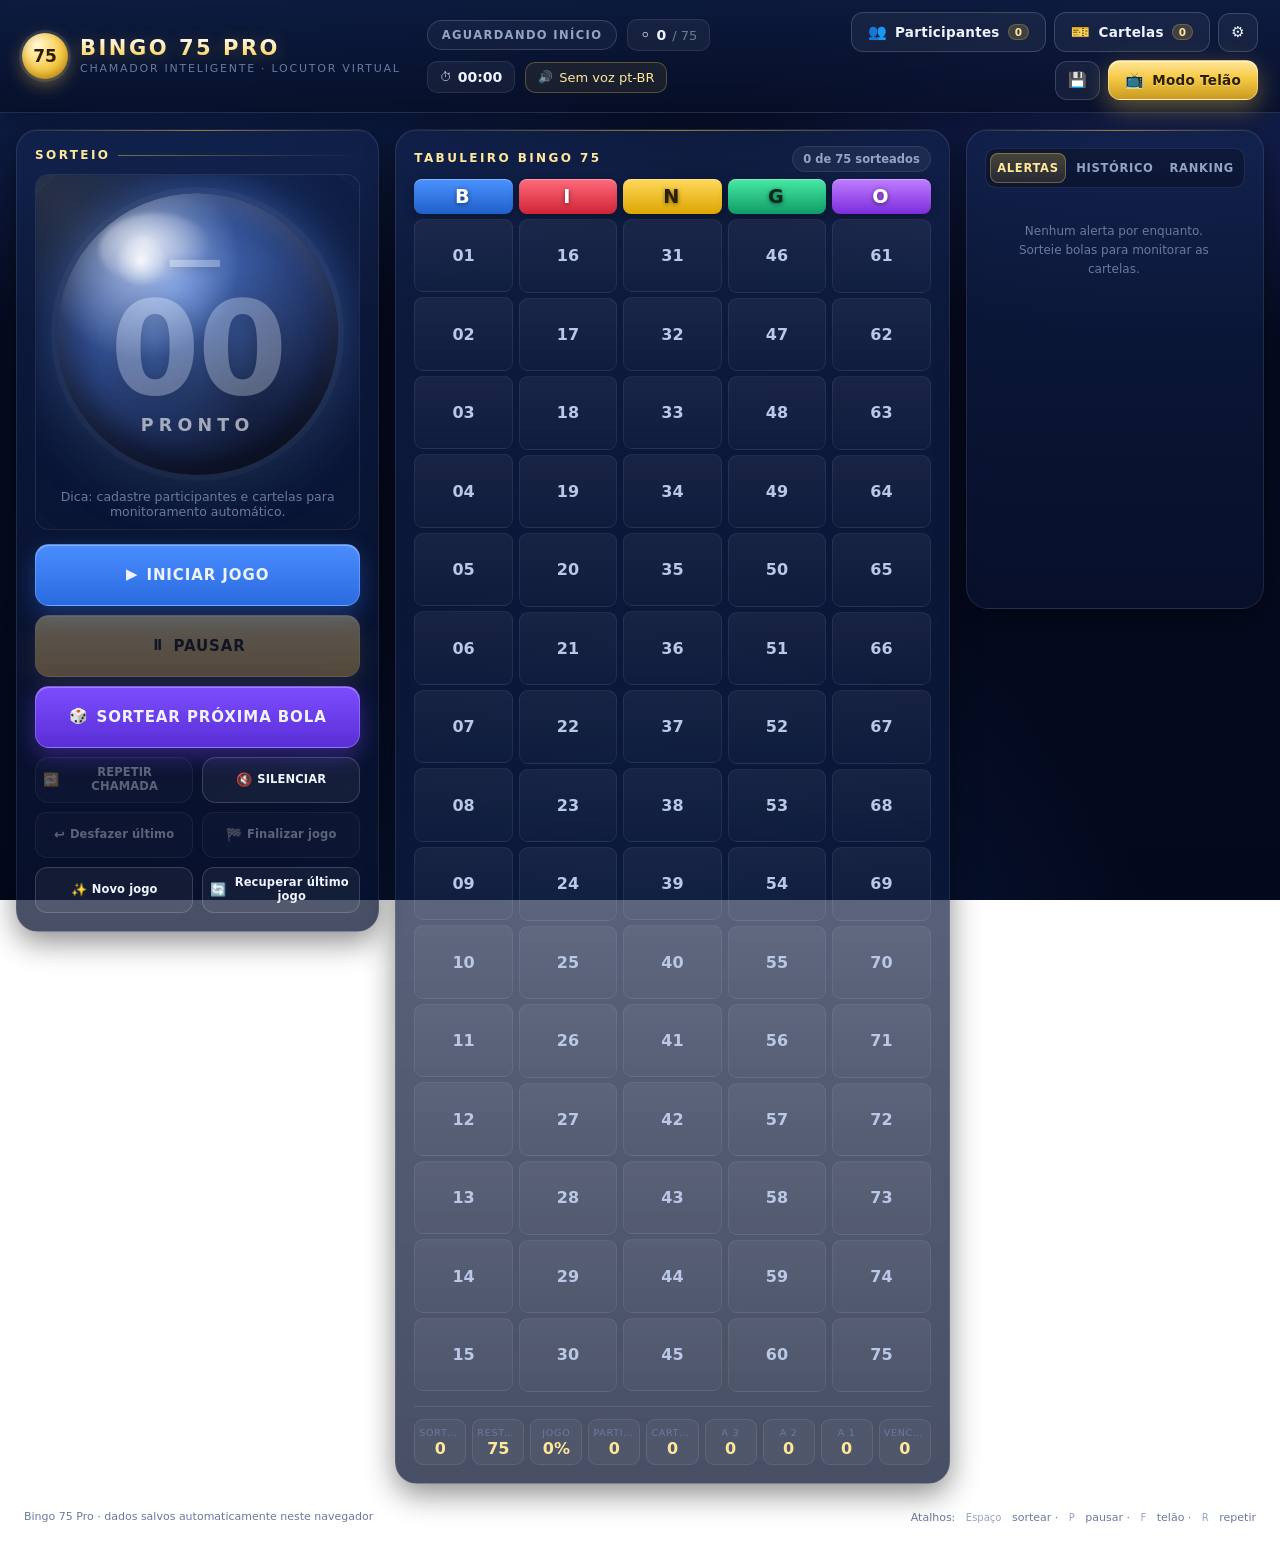
<file: index.html>
<!DOCTYPE html>
<html lang="pt-BR">
<head>
<meta charset="UTF-8">
<meta name="viewport" content="width=device-width, initial-scale=1, viewport-fit=cover">
<meta name="theme-color" content="#060d24">
<title>Bingo 75 Pro — Chamador Inteligente com Locutor Virtual</title>
<meta name="description" content="Aplicativo profissional de bingo 75 bolas com locutor virtual em português do Brasil, cartelas monitoradas, alertas de proximidade, detecção automática de bingo, pedra maior e modo telão.">
<link rel="icon" type="image/svg+xml" href="assets/favicon.svg">
<link rel="stylesheet" href="css/style.css">
</head>
<body>

<!-- ============================= OPERADOR ============================= -->
<div id="app" class="app">

  <header class="topbar">
    <div class="brand">
      <div class="brand-ball"><span>75</span></div>
      <div class="brand-text">
        <h1>BINGO <span>75</span> PRO</h1>
        <p>Chamador inteligente · Locutor virtual</p>
      </div>
    </div>

    <div class="topbar-center">
      <div class="status-pill" id="statusPill" data-status="idle">AGUARDANDO INÍCIO</div>
      <div class="chip" title="Bolas sorteadas">
        <span class="chip-ico">⚪</span><strong id="ballsCount">0</strong><span class="muted">/ 75</span>
      </div>
      <div class="chip" title="Tempo de partida">
        <span class="chip-ico">⏱</span><strong id="gameTimer">00:00</strong>
      </div>
      <div class="chip chip-voice" id="voiceChip" title="Status do locutor">
        <span class="chip-ico">🔊</span><span id="voiceChipText">Locutor ativo</span>
      </div>
    </div>

    <nav class="topbar-actions" aria-label="Ações do sistema">
      <button type="button" class="btn btn-ghost" id="btnPlayers" title="Cadastro de participantes">
        <span class="ico">👥</span> Participantes <b class="badge" id="badgePlayers">0</b>
      </button>
      <button type="button" class="btn btn-ghost" id="btnCards" title="Cadastro e importação de cartelas">
        <span class="ico">🎫</span> Cartelas <b class="badge" id="badgeCards">0</b>
      </button>
      <button type="button" class="btn btn-ghost icon-btn" id="btnSettings" title="Configurações do locutor e do jogo" aria-label="Configurações">
        <span class="ico">⚙️</span>
      </button>
      <button type="button" class="btn btn-ghost icon-btn" id="btnBackup" title="Backup e recuperação" aria-label="Backup">
        <span class="ico">💾</span>
      </button>
      <button type="button" class="btn btn-gold" id="btnTelao" title="Abrir modo telão (tecla F)">
        <span class="ico">📺</span> Modo Telão
      </button>
    </nav>
  </header>

  <main class="layout">

    <!-- ---------- Coluna esquerda: palco da bola + controles ---------- -->
    <section class="panel panel-stage" aria-labelledby="stageTitle">
      <h2 class="panel-title" id="stageTitle">Sorteio</h2>

      <div class="stage" id="stage">
        <div class="stage-glow" aria-hidden="true"></div>
        <div class="ball-machine" id="ballMachine" aria-hidden="true">
          <div class="machine-ring"></div>
          <div class="machine-ring r2"></div>
          <div class="machine-ring r3"></div>
        </div>

        <div class="drawn-ball" id="drawnBall" data-letter="" aria-live="polite">
          <div class="ball-shine" aria-hidden="true"></div>
          <div class="ball-letter" id="ballLetter">—</div>
          <div class="ball-number" id="ballNumber">00</div>
          <div class="ball-label" id="ballLabel">PRONTO</div>
        </div>

        <div class="speech" id="speechBox" hidden>
          <span class="speech-ico">🔊</span>
          <span class="speech-text" id="speechText"></span>
        </div>

        <div class="countdown" id="countdownBox" hidden>
          <div class="countdown-bar"><i id="countdownFill"></i></div>
          <div class="countdown-label">Próxima bola em <strong id="countdownValue">0</strong>s</div>
        </div>

        <p class="stage-hint" id="stageHint">Cadastre participantes e cartelas, depois inicie o jogo.</p>
      </div>

      <div class="controls" id="controls">
        <button type="button" class="btn btn-primary btn-xl span2" id="btnStart">
          <span class="ico">▶</span> INICIAR JOGO
        </button>
        <button type="button" class="btn btn-warn btn-xl span2" id="btnPause" disabled>
          <span class="ico">⏸</span> PAUSAR
        </button>
        <button type="button" class="btn btn-draw btn-xl span2" id="btnDraw" disabled>
          <span class="ico">🎲</span> SORTEAR PRÓXIMA BOLA
        </button>
        <button type="button" class="btn btn-ghost btn-xl" id="btnRepeat" disabled>
          <span class="ico">🔁</span> REPETIR CHAMADA
        </button>
        <button type="button" class="btn btn-ghost btn-xl" id="btnMute" aria-pressed="false">
          <span class="ico">🔇</span> SILENCIAR
        </button>
        <button type="button" class="btn btn-ghost" id="btnUndo" disabled>
          <span class="ico">↩</span> Desfazer último
        </button>
        <button type="button" class="btn btn-ghost" id="btnFinish" disabled>
          <span class="ico">🏁</span> Finalizar jogo
        </button>
        <button type="button" class="btn btn-ghost" id="btnNewGame">
          <span class="ico">✨</span> Novo jogo
        </button>
        <button type="button" class="btn btn-ghost" id="btnRecover">
          <span class="ico">🔄</span> Recuperar último jogo
        </button>
      </div>
    </section>

    <!-- ---------- Coluna central: tabuleiro ---------- -->
    <section class="panel panel-board" aria-labelledby="boardTitle">
      <div class="panel-head">
        <h2 class="panel-title" id="boardTitle">Tabuleiro Bingo 75</h2>
        <div class="board-meta">
          <span class="tag" id="boardProgress">0 de 75 sorteados</span>
        </div>
      </div>

      <div class="board" id="board" role="grid" aria-label="Tabuleiro de 75 números"></div>

      <div class="stats-strip" id="statsStrip">
        <div class="stat"><span class="stat-label">Sorteadas</span><strong id="stDrawn">0</strong></div>
        <div class="stat"><span class="stat-label">Restantes</span><strong id="stLeft">75</strong></div>
        <div class="stat"><span class="stat-label">Jogo</span><strong id="stPct">0%</strong></div>
        <div class="stat"><span class="stat-label">Participantes</span><strong id="stPlayers">0</strong></div>
        <div class="stat"><span class="stat-label">Cartelas</span><strong id="stCards">0</strong></div>
        <div class="stat"><span class="stat-label">A 3</span><strong id="st3">0</strong></div>
        <div class="stat"><span class="stat-label">A 2</span><strong id="st2">0</strong></div>
        <div class="stat"><span class="stat-label">A 1</span><strong id="st1">0</strong></div>
        <div class="stat"><span class="stat-label">Vencedoras</span><strong id="stWin">0</strong></div>
      </div>
    </section>

    <!-- ---------- Coluna direita: alertas, histórico, últimos ---------- -->
    <aside class="panel panel-side" aria-labelledby="sideTitle">
      <h2 class="panel-title visually-hidden" id="sideTitle">Monitoramento</h2>

      <div class="tabs" role="tablist">
        <button type="button" class="tab is-active" role="tab" aria-selected="true" data-tab="alerts">Alertas</button>
        <button type="button" class="tab" role="tab" aria-selected="false" data-tab="history">Histórico</button>
        <button type="button" class="tab" role="tab" aria-selected="false" data-tab="ranking">Ranking</button>
      </div>

      <div class="tab-panel is-active" data-panel="alerts" role="tabpanel">
        <div class="alert-banner" id="alertBanner" hidden>
          <span class="alert-ico">⚠️</span>
          <span id="alertBannerText">FALTA APENAS 1 NÚMERO!</span>
        </div>
        <div class="side-list" id="alertsList">
          <p class="empty">Nenhum alerta por enquanto.<br>Sorteie bolas para monitorar as cartelas.</p>
        </div>
      </div>

      <div class="tab-panel" data-panel="history" role="tabpanel">
        <div class="side-sub">
          <span id="historyCount">0 bolas</span>
          <button type="button" class="link-btn" id="btnHistoryFull">Ver todas</button>
        </div>
        <ol class="history-list" id="historyList"></ol>
      </div>

      <div class="tab-panel" data-panel="ranking" role="tabpanel">
        <div class="side-sub"><span>Mais próximos do bingo</span></div>
        <div class="side-list" id="rankingList">
          <p class="empty">Sem cartelas em jogo.</p>
        </div>
      </div>
    </aside>
  </main>

  <footer class="app-footer">
    <span>Bingo 75 Pro · dados salvos automaticamente neste navegador</span>
    <span class="footer-keys">Atalhos: <kbd>Espaço</kbd> sortear · <kbd>P</kbd> pausar · <kbd>F</kbd> telão · <kbd>R</kbd> repetir</span>
  </footer>
</div>

<!-- ============================= TELÃO ============================= -->
<div class="overlay telao" id="screenTelao" hidden aria-hidden="true">
  <div class="telao-bg" aria-hidden="true"></div>
  <header class="telao-top">
    <div class="telao-brand">BINGO <span>75</span> PRO</div>
    <div class="telao-stats">
      <span class="telao-chip"><b id="tDrawn">0</b>/75 bolas</span>
      <span class="telao-chip" id="tClock">00:00</span>
      <span class="telao-chip" id="tStatus">AGUARDANDO</span>
    </div>
    <button type="button" class="btn btn-ghost telao-exit" id="btnExitTelao" title="Sair do modo telão">✕ Sair</button>
  </header>

  <main class="telao-main">
    <section class="telao-left">
      <div class="telao-ball-wrap">
        <div class="drawn-ball telao-ball" id="tBall" data-letter="">
          <div class="ball-shine" aria-hidden="true"></div>
          <div class="ball-letter" id="tLetter">—</div>
          <div class="ball-number" id="tNumber">00</div>
        </div>
      </div>
      <div class="telao-speech" id="tSpeech" hidden>🔊 <span id="tSpeechText"></span></div>
      <div class="telao-countdown" id="tCountdown" hidden>
        <div class="countdown-bar big"><i id="tCountdownFill"></i></div>
        <div class="countdown-label">Próxima bola em <strong id="tCountdownValue">0</strong>s</div>
      </div>
      <ul class="telao-recent" id="tRecent" aria-label="Últimas bolas"></ul>
    </section>

    <section class="telao-right">
      <div class="telao-alerts" id="tAlerts"></div>
      <div class="board board-telao" id="tBoard" role="grid" aria-label="Tabuleiro"></div>
    </section>
  </main>
</div>

<!-- ============================= VITÓRIA ============================= -->
<div class="overlay victory" id="screenVictory" hidden aria-hidden="true">
  <canvas class="confetti-canvas" id="confettiCanvas" aria-hidden="true"></canvas>
  <div class="victory-inner">
    <p class="victory-kicker">Temos um ganhador!</p>
    <h2 class="victory-title">BINGO!</h2>
    <p class="victory-sub" id="victorySub">Cartela completa</p>

    <div class="victory-grid" id="victoryWinners"></div>

    <div class="victory-foot" id="victoryFoot">
      <span class="victory-ball" id="victoryBall">—</span>
      <span id="victoryMeta">—</span>
    </div>

    <div class="victory-actions">
      <button type="button" class="btn btn-gold btn-lg" id="btnVictoryStone" hidden>
        <span class="ico">🎯</span> INICIAR PEDRA MAIOR
      </button>
      <button type="button" class="btn btn-primary btn-lg" id="btnVictoryClose">
        <span class="ico">✔</span> Continuar
      </button>
      <button type="button" class="btn btn-ghost btn-lg" id="btnVictoryNew">
        <span class="ico">✨</span> Novo jogo
      </button>
    </div>
  </div>
</div>

<!-- ============================= PEDRA MAIOR ============================= -->
<div class="overlay bigstone" id="screenBigStone" hidden aria-hidden="true">
  <div class="bigstone-inner">
    <h2 class="bigstone-title">PEDRA MAIOR</h2>
    <p class="bigstone-sub" id="stoneSub">Desempate entre os ganhadores</p>

    <div class="stone-grid" id="stoneGrid"></div>

    <div class="stone-result" id="stoneResult" hidden>
      <div class="stone-crown">🏆</div>
      <p class="stone-winner" id="stoneWinner">—</p>
      <p class="stone-line" id="stoneLine">venceu a pedra maior!</p>
    </div>

    <div class="stone-add">
      <input type="text" id="stoneName" maxlength="60" placeholder="Adicionar nome participante (opcional)">
      <button type="button" class="btn btn-ghost" id="btnStoneAdd">Adicionar</button>
    </div>

    <div class="bigstone-actions">
      <button type="button" class="btn btn-gold btn-lg" id="btnStoneDraw"><span class="ico">🎲</span> SORTEAR VENCEDOR</button>
      <button type="button" class="btn btn-primary btn-lg" id="btnStoneRepeat"><span class="ico">🔁</span> Repetir anúncio</button>
      <button type="button" class="btn btn-ghost btn-lg" id="btnStoneClose">Fechar</button>
    </div>
  </div>
</div>

<!-- ============================= MODAIS ============================= -->
<div class="modal-host" id="modalHost" hidden>
  <div class="modal-backdrop" data-close="1"></div>

  <!-- Participantes -->
  <section class="modal modal-wide" id="modalPlayers" role="dialog" aria-modal="true" aria-labelledby="mpTitle" hidden>
    <header class="modal-head">
      <h3 id="mpTitle">Participantes</h3>
      <button type="button" class="icon-x" data-close="1" aria-label="Fechar">✕</button>
    </header>
    <div class="modal-body">
      <form class="form-row" id="playerForm">
        <div class="field grow">
          <label for="playerName">Nome do participante *</label>
          <input type="text" id="playerName" required maxlength="60" placeholder="Ex.: Maria Silva" autocomplete="off">
        </div>
        <div class="field">
          <label for="playerPhone">Telefone (opcional)</label>
          <input type="tel" id="playerPhone" maxlength="24" placeholder="(00) 00000-0000" autocomplete="off">
        </div>
        <div class="field narrow">
          <label for="playerCards">Qtd. cartelas</label>
          <input type="number" id="playerCards" min="0" max="200" value="1" inputmode="numeric">
        </div>
        <button type="submit" class="btn btn-primary" id="btnPlayerSave">Cadastrar</button>
        <button type="button" class="btn btn-ghost" id="btnPlayerCancel" hidden>Cancelar</button>
      </form>

      <div class="toolbar">
        <input type="search" id="playerSearch" class="search" placeholder="Pesquisar participante…" autocomplete="off">
        <button type="button" class="btn btn-ghost sm" id="btnPlayersExport">Exportar CSV</button>
        <button type="button" class="btn btn-ghost sm" id="btnPlayersImport">Importar CSV</button>
      </div>

      <div class="table-scroll">
        <table class="data-table" id="playersTable">
          <thead>
            <tr><th scope="col">#</th><th scope="col">Nome</th><th scope="col">Telefone</th><th scope="col">Cartelas</th><th scope="col" class="right">Ações</th></tr>
          </thead>
          <tbody id="playersTbody"></tbody>
        </table>
      </div>
      <p class="empty" id="playersEmpty">Nenhum participante cadastrado ainda.</p>
    </div>
  </section>

  <!-- Cartelas -->
  <section class="modal modal-wide" id="modalCards" role="dialog" aria-modal="true" aria-labelledby="mcTitle" hidden>
    <header class="modal-head">
      <h3 id="mcTitle">Cartelas</h3>
      <button type="button" class="icon-x" data-close="1" aria-label="Fechar">✕</button>
    </header>
    <div class="modal-body">
      <div class="card-gen">
        <div class="field grow">
          <label for="genPlayer">Participante *</label>
          <select id="genPlayer"></select>
        </div>
        <div class="field narrow">
          <label for="genQty">Quantidade</label>
          <input type="number" id="genQty" min="1" max="100" value="1" inputmode="numeric">
        </div>
        <div class="field narrow">
          <label for="genPrefix">Série</label>
          <input type="text" id="genPrefix" maxlength="6" value="C" placeholder="C">
        </div>
        <button type="button" class="btn btn-primary" id="btnGenCards"><span class="ico">✨</span> Gerar cartelas</button>
        <button type="button" class="btn btn-ghost" id="btnManualCard">Cartela manual</button>
      </div>

      <form class="card-manual" id="manualCardForm" hidden>
        <p class="hint">Digite os 5 números de cada coluna (B 1–15 · I 16–30 · N 31–45 · G 46–60 · O 61–75). O centro é livre.</p>
        <div class="manual-grid" id="manualGrid"></div>
        <div class="manual-actions">
          <div class="field grow">
            <label for="manualPlayer">Participante</label>
            <select id="manualPlayer"></select>
          </div>
          <button type="submit" class="btn btn-primary">Salvar cartela</button>
          <button type="button" class="btn btn-ghost" id="btnManualCancel">Cancelar</button>
        </div>
        <p class="form-error" id="manualCardError" hidden></p>
      </form>

      <div class="toolbar">
        <select id="cardFilterPlayer" class="search"><option value="">Todos os participantes</option></select>
        <input type="search" id="cardSearch" class="search" placeholder="Buscar cartela…" autocomplete="off">
        <button type="button" class="btn btn-ghost sm" id="btnPrintSelectedCards">Imprimir selecionadas</button>
        <button type="button" class="btn btn-ghost sm" id="btnPrintAllCards">Imprimir todas</button>
        <button type="button" class="btn btn-ghost sm" id="btnCardsExport">Exportar CSV</button>
        <button type="button" class="btn btn-ghost sm" id="btnCardsImport">Importar CSV</button>
        <button type="button" class="btn btn-ghost sm danger" id="btnCardsClear">Remover todas</button>
      </div>

      <div class="table-scroll">
        <table class="data-table" id="cardsTable">
          <thead>
            <tr><th scope="col"><input type="checkbox" id="cardsSelectVisible" aria-label="Selecionar cartelas visíveis"></th><th scope="col">Cartela</th><th scope="col">Participante</th><th scope="col">Números</th><th scope="col">Progresso</th><th scope="col" class="right">Ações</th></tr>
          </thead>
          <tbody id="cardsTbody"></tbody>
        </table>
      </div>
      <p class="empty" id="cardsEmpty">Nenhuma cartela cadastrada ainda.</p>
    </div>
  </section>

  <!-- Configurações -->
  <section class="modal modal-wide" id="modalSettings" role="dialog" aria-modal="true" aria-labelledby="msTitle" hidden>
    <header class="modal-head">
      <h3 id="msTitle">Configurações</h3>
      <button type="button" class="icon-x" data-close="1" aria-label="Fechar">✕</button>
    </header>
    <div class="modal-body settings-body">
      <fieldset class="fs">
        <legend>Locutor virtual</legend>
        <label class="switch-row">
          <input type="checkbox" id="setVoiceOn" checked>
          <span>Ativar locutor nas chamadas</span>
        </label>
        <div class="field">
          <label for="setVoice">Voz (português do Brasil)</label>
          <select id="setVoice"></select>
          <p class="hint" id="voiceHint">Se nenhuma voz pt-BR estiver instalada, o sistema usa a melhor voz disponível e mostra o texto na tela.</p>
        </div>
        <div class="grid-2">
          <div class="field">
            <label for="setRate">Velocidade <output id="outRate">0,95</output></label>
            <input type="range" id="setRate" min="0.6" max="1.4" step="0.05" value="0.95">
          </div>
          <div class="field">
            <label for="setPitch">Tonalidade <output id="outPitch">1,00</output></label>
            <input type="range" id="setPitch" min="0.6" max="1.6" step="0.05" value="1">
          </div>
        </div>
        <div class="grid-2">
          <div class="field">
            <label for="setVolume">Volume da voz <output id="outVolume">100%</output></label>
            <input type="range" id="setVolume" min="0" max="1" step="0.05" value="1">
          </div>
          <div class="field">
            <label for="setSpeechDelay">Pausa antes da fala <output id="outSpeechDelay">700 ms</output></label>
            <input type="range" id="setSpeechDelay" min="0" max="2500" step="50" value="700">
          </div>
        </div>
        <div class="grid-2">
          <div class="field">
            <label for="setRepeatLetter">Repetir a letra</label>
            <select id="setRepeatLetter">
              <option value="0">Não (Bê, número sete)</option>
              <option value="1">Sim (Bê, número sete… Bê)</option>
            </select>
          </div>
          <div class="field">
            <label for="setAnnouncePrefix">Chamada extra antes da bola</label>
            <select id="setAnnouncePrefix">
              <option value="">Nenhuma</option>
              <option value="Boa sorte!">Boa sorte!</option>
              <option value="Atenção!">Atenção!</option>
              <option value="Olha a bola!">Olha a bola!</option>
            </select>
          </div>
        </div>
        <div class="row-actions">
          <button type="button" class="btn btn-ghost" id="btnTestVoice"><span class="ico">🔊</span> Testar voz</button>
          <button type="button" class="btn btn-ghost" id="btnTestBall">Testar uma bola</button>
          <button type="button" class="btn btn-ghost" id="btnTestVictory">Testar anúncio de vitória</button>
        </div>
      </fieldset>

      <fieldset class="fs">
        <legend>Ritmo do sorteio</legend>
        <div class="grid-2">
          <div class="field">
            <label for="setInterval">Intervalo entre bolas</label>
            <select id="setInterval">
              <option value="5000">5 segundos</option>
              <option value="8000">8 segundos</option>
              <option value="10000" selected>10 segundos</option>
              <option value="15000">15 segundos</option>
              <option value="20000">20 segundos</option>
              <option value="30000">30 segundos</option>
              <option value="custom">Tempo personalizado…</option>
            </select>
          </div>
          <div class="field" id="customIntervalField" hidden>
            <label for="setCustomInterval">Personalizado (segundos)</label>
            <input type="number" id="setCustomInterval" min="3" max="300" value="12" inputmode="numeric">
          </div>
        </div>
        <label class="switch-row">
          <input type="checkbox" id="setIntervalAfterSpeech" checked>
          <span>Intervalo após a narração (o tempo começa quando o locutor termina)</span>
        </label>
        <label class="switch-row">
          <input type="checkbox" id="setAutoStart" checked>
          <span>Sortear automaticamente ao iniciar o jogo</span>
        </label>
        <label class="switch-row">
          <input type="checkbox" id="setPauseOnAlert" checked>
          <span>Destacar alerta de bingo iminente no palco</span>
        </label>
      </fieldset>

      <fieldset class="fs">
        <legend>Efeitos sonoros</legend>
        <label class="switch-row">
          <input type="checkbox" id="setSfxOn" checked>
          <span>Ativar efeitos sonoros</span>
        </label>
        <div class="field">
          <label for="setSfxVolume">Volume dos efeitos <output id="outSfxVolume">45%</output></label>
          <input type="range" id="setSfxVolume" min="0" max="1" step="0.05" value="0.45">
        </div>
        <div class="row-actions">
          <button type="button" class="btn btn-ghost sm" data-sfx="start">Início</button>
          <button type="button" class="btn btn-ghost sm" data-sfx="draw">Sorteio</button>
          <button type="button" class="btn btn-ghost sm" data-sfx="reveal">Revelação</button>
          <button type="button" class="btn btn-ghost sm" data-sfx="alert">Alerta</button>
          <button type="button" class="btn btn-ghost sm" data-sfx="bingo">Bingo</button>
          <button type="button" class="btn btn-ghost sm" data-sfx="pause">Pausa</button>
          <button type="button" class="btn btn-ghost sm" data-sfx="stone">Pedra maior</button>
        </div>
      </fieldset>

      <fieldset class="fs">
        <legend>Anúncio de vitória</legend>
        <div class="field">
          <label for="setVictoryTemplate">Texto do locutor</label>
          <input type="text" id="setVictoryTemplate" maxlength="180" value="Temos bingo! Parabéns, {nome}, cartela número {cartela}!">
          <p class="hint">Use <code>{nome}</code> e <code>{cartela}</code>. Para vários ganhadores, cada um é anunciado.</p>
        </div>
        <label class="switch-row">
          <input type="checkbox" id="setStoneAuto" checked>
          <span>Oferecer pedra maior automaticamente em caso de empate</span>
        </label>
        <label class="switch-row">
          <input type="checkbox" id="setAutoSave" checked>
          <span>Salvamento automático e backup contínuo</span>
        </label>
      </fieldset>

      <div class="modal-actions">
        <button type="button" class="btn btn-ghost" id="btnSettingsReset">Restaurar padrões</button>
        <button type="button" class="btn btn-primary" id="btnSettingsClose">Concluir</button>
      </div>
    </div>
  </section>

  <!-- Backup -->
  <section class="modal" id="modalBackup" role="dialog" aria-modal="true" aria-labelledby="mbTitle" hidden>
    <header class="modal-head">
      <h3 id="mbTitle">Backup e recuperação</h3>
      <button type="button" class="icon-x" data-close="1" aria-label="Fechar">✕</button>
    </header>
    <div class="modal-body">
      <div class="backup-block">
        <h4>Exportar</h4>
        <p class="hint">Baixe um arquivo JSON com partida atual, última partida, participantes, cartelas e configurações.</p>
        <button type="button" class="btn btn-primary" id="btnExportJson">Baixar backup (.json)</button>
      </div>
      <div class="backup-block">
        <h4>Importar</h4>
        <p class="hint">Selecione um backup exportado anteriormente. Os dados atuais são preservados em uma cópia de segurança interna.</p>
        <input type="file" id="importJsonFile" accept="application/json,.json" class="file-input">
      </div>
      <div class="backup-block">
        <h4>Últimos jogos salvos</h4>
        <div id="backupList" class="backup-list"></div>
        <button type="button" class="btn btn-ghost" id="btnRestoreLastFinished">Recuperar última partida finalizada</button>
      </div>
      <div class="backup-block">
        <h4>Zona de risco</h4>
        <p class="hint">Remove cartelas e participantes do cadastro. A partida atual e os backups permanecem intactos.</p>
        <button type="button" class="btn btn-ghost danger" id="btnResetData">Limpar cadastro de participantes e cartelas</button>
      </div>
    </div>
  </section>

  <!-- Histórico completo -->
  <section class="modal" id="modalHistory" role="dialog" aria-modal="true" aria-labelledby="mhTitle" hidden>
    <header class="modal-head">
      <h3 id="mhTitle">Histórico da partida</h3>
      <button type="button" class="icon-x" data-close="1" aria-label="Fechar">✕</button>
    </header>
    <div class="modal-body">
      <ol class="history-list full" id="historyFull"></ol>
    </div>
  </section>

  <!-- Importar CSV -->
  <section class="modal" id="modalImport" role="dialog" aria-modal="true" aria-labelledby="miTitle" hidden>
    <header class="modal-head">
      <h3 id="miTitle">Importar CSV</h3>
      <button type="button" class="icon-x" data-close="1" aria-label="Fechar">✕</button>
    </header>
    <div class="modal-body">
      <p class="hint" id="importHint"></p>
      <pre class="code-sample" id="importSample"></pre>
      <input type="file" id="importCsvFile" accept=".csv,text/csv,text/plain" class="file-input">
      <div class="modal-actions">
        <button type="button" class="btn btn-ghost" data-close="1">Cancelar</button>
        <button type="button" class="btn btn-primary" id="btnImportConfirm" disabled>Importar</button>
      </div>
      <p class="form-error" id="importError" hidden></p>
      <p class="hint" id="importResult" hidden></p>
    </div>
  </section>

  <!-- Confirmação -->
  <section class="modal modal-confirm" id="modalConfirm" role="alertdialog" aria-modal="true" aria-labelledby="confirmTitle" hidden>
    <header class="modal-head">
      <h3 id="confirmTitle">Confirmar</h3>
    </header>
    <div class="modal-body">
      <p id="confirmMessage">Tem certeza?</p>
      <div class="modal-actions">
        <button type="button" class="btn btn-ghost" id="btnConfirmNo">Cancelar</button>
        <button type="button" class="btn btn-danger" id="btnConfirmYes">Confirmar</button>
      </div>
    </div>
  </section>

  <!-- Detalhe / edição de cartela -->
  <section class="modal" id="modalCardView" role="dialog" aria-modal="true" aria-labelledby="mcvTitle" hidden>
    <header class="modal-head">
      <h3 id="mcvTitle">Cartela</h3>
      <button type="button" class="icon-x" data-close="1" aria-label="Fechar">✕</button>
    </header>
    <div class="modal-body" id="cardViewBody"></div>
  </section>
</div>

<div class="toast-host" id="toastHost" aria-live="polite"></div>

<!-- ============================= SCRIPTS ============================= -->
<script src="js/core.js"></script>
<script src="js/persistence.js"></script>
<script src="js/settings.js"></script>
<script src="js/sound.js"></script>
<script src="js/voice.js"></script>
<script src="js/players.js"></script>
<script src="js/cards.js"></script>
<script src="js/engine.js"></script>
<script src="js/winners.js"></script>
<script src="js/ui.js"></script>
<script src="js/app.js"></script>
</body>
</html>
</file>
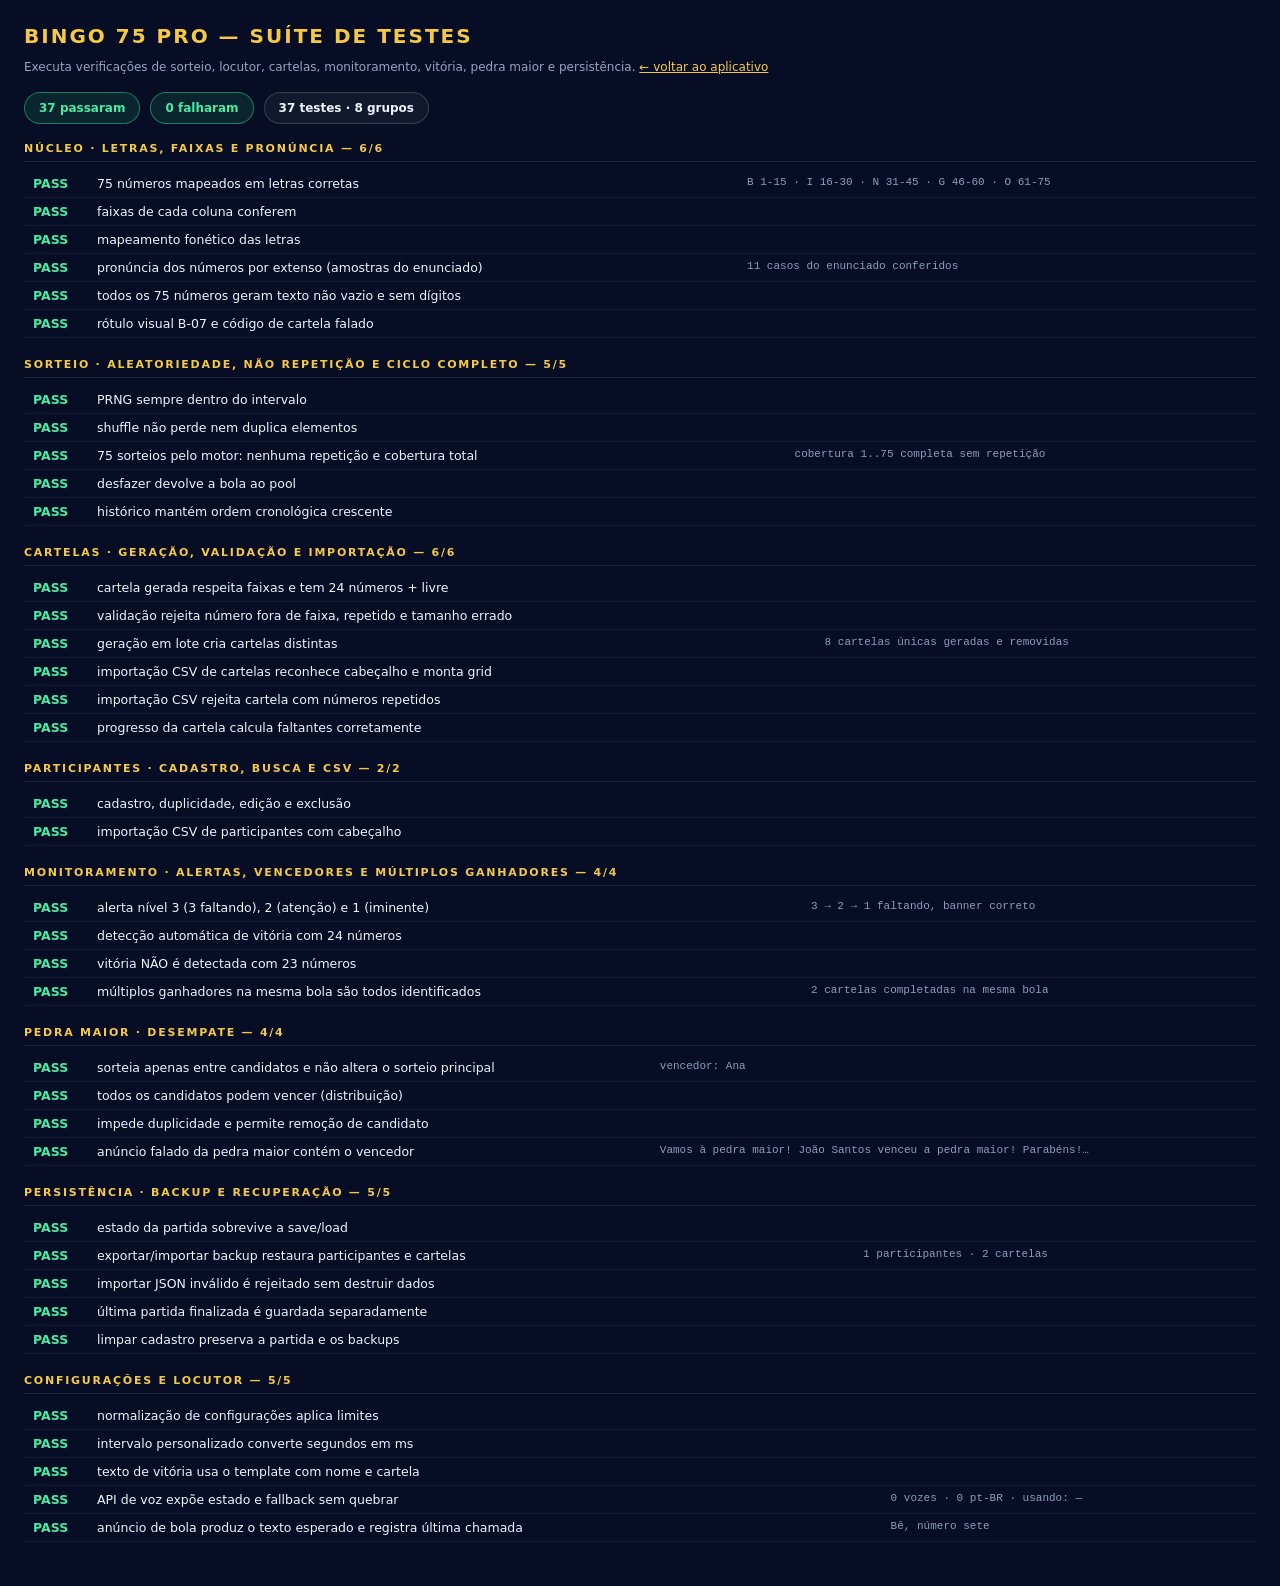
<file: tests.html>
<!DOCTYPE html>
<html lang="pt-BR">
<head>
<meta charset="UTF-8">
<meta name="viewport" content="width=device-width, initial-scale=1">
<title>Bingo 75 Pro — Testes automáticos</title>
<link rel="icon" type="image/svg+xml" href="assets/favicon.svg">
<style>
  :root { color-scheme: dark; }
  body {
    margin: 0; padding: 24px;
    font-family: "Segoe UI", Inter, system-ui, sans-serif;
    background: #060d24; color: #eef3ff;
  }
  h1 { font-size: 20px; letter-spacing: .1em; color: #f6c945; margin: 0 0 4px; }
  .sub { color: #95a4c4; font-size: 12px; margin-bottom: 18px; }
  .summary {
    display: flex; gap: 10px; flex-wrap: wrap; margin-bottom: 18px;
  }
  .pill {
    padding: 8px 14px; border-radius: 999px; font-size: 12px; font-weight: 800;
    border: 1px solid rgba(255,255,255,.16); background: rgba(255,255,255,.05);
  }
  .pill.ok { color: #46eba4; border-color: rgba(47,209,139,.5); background: rgba(47,209,139,.12); }
  .pill.fail { color: #ff98a2; border-color: rgba(255,77,94,.5); background: rgba(255,77,94,.12); }
  .group { margin-bottom: 20px; }
  .group h2 {
    font-size: 11px; text-transform: uppercase; letter-spacing: .16em;
    color: #f6c945; margin: 0 0 8px; padding-bottom: 6px;
    border-bottom: 1px solid rgba(255,255,255,.09);
  }
  table { width: 100%; border-collapse: collapse; font-size: 12.5px; }
  td { padding: 6px 9px; border-bottom: 1px solid rgba(255,255,255,.05); vertical-align: top; }
  td.st { width: 46px; font-weight: 900; }
  td.st.ok { color: #46eba4; }
  td.st.fail { color: #ff98a2; }
  td.note { color: #8e9dbe; font-size: 11px; font-family: ui-monospace, Consolas, monospace; }
  tr.failrow { background: rgba(255,77,94,.08); }
  a { color: #f6c945; }
</style>
</head>
<body>
<h1>BINGO 75 PRO — SUÍTE DE TESTES</h1>
<p class="sub">Executa verificações de sorteio, locutor, cartelas, monitoramento, vitória, pedra maior e persistência.
  <a href="index.html">← voltar ao aplicativo</a></p>

<div class="summary" id="summary"></div>
<div id="results"></div>

<!-- apenas a lógica é carregada: nenhuma UI é necessária -->
<script src="js/core.js"></script>
<script src="js/persistence.js"></script>
<script src="js/settings.js"></script>
<script src="js/sound.js"></script>
<script src="js/voice.js"></script>
<script src="js/players.js"></script>
<script src="js/cards.js"></script>
<script src="js/engine.js"></script>
<script src="js/winners.js"></script>
<script>
(function () {
  'use strict';
  const B = window.Bingo;
  const groups = [];
  let current = null;

  function group(name) {
    current = { name, tests: [] };
    groups.push(current);
  }

  function test(name, fn) {
    let ok = false, note = '';
    try {
      const r = fn();
      if (r === true || r === undefined) { ok = true; }
      else if (r && typeof r === 'object') { ok = !!r.ok; note = r.note || ''; }
      else { ok = false; note = 'retorno falsy: ' + String(r); }
    } catch (e) {
      ok = false;
      note = (e && e.message) || String(e);
    }
    current.tests.push({ name, ok, note });
  }

  function assert(cond, msg) {
    if (!cond) throw new Error(msg || 'asserção falhou');
  }

  /* =========================================================
     1. NÚCLEO — letras e faixas
     ========================================================= */
  group('Núcleo · letras, faixas e pronúncia');

  test('75 números mapeados em letras corretas', () => {
    for (let n = 1; n <= 75; n++) {
      const L = B.letterFor(n);
      assert(L === B.LETTERS[Math.floor((n - 1) / 15)], `letra errada para ${n}: ${L}`);
    }
    assert(B.letterFor(0) === null && B.letterFor(76) === null);
    return { ok: true, note: 'B 1-15 · I 16-30 · N 31-45 · G 46-60 · O 61-75' };
  });

  test('faixas de cada coluna conferem', () => {
    assert(JSON.stringify(B.RANGES.B) === '[1,15]');
    assert(JSON.stringify(B.RANGES.I) === '[16,30]');
    assert(JSON.stringify(B.RANGES.N) === '[31,45]');
    assert(JSON.stringify(B.RANGES.G) === '[46,60]');
    assert(JSON.stringify(B.RANGES.O) === '[61,75]');
    return true;
  });

  test('mapeamento fonético das letras', () => {
    assert(B.PHONETIC.B === 'Bê');
    assert(B.PHONETIC.I === 'Í');
    assert(B.PHONETIC.N === 'Êne');
    assert(B.PHONETIC.G === 'Gê');
    assert(B.PHONETIC.O === 'Ó');
    return true;
  });

  test('pronúncia dos números por extenso (amostras do enunciado)', () => {
    const cases = [
      [1, 'Bê, número um'],
      [7, 'Bê, número sete'],
      [15, 'Bê, número quinze'],
      [16, 'Í, número dezesseis'],
      [22, 'Í, número vinte e dois'],
      [31, 'Êne, número trinta e um'],
      [45, 'Êne, número quarenta e cinco'],
      [46, 'Gê, número quarenta e seis'],
      [58, 'Gê, número cinquenta e oito'],
      [61, 'Ó, número sessenta e um'],
      [75, 'Ó, número setenta e cinco']
    ];
    cases.forEach(([n, expected]) => {
      const got = B.speechFor(n);
      assert(got === expected, `nº ${n}: "${got}" ≠ "${expected}"`);
    });
    return { ok: true, note: `${cases.length} casos do enunciado conferidos` };
  });

  test('todos os 75 números geram texto não vazio e sem dígitos', () => {
    for (let n = 1; n <= 75; n++) {
      const t = B.speechFor(n);
      assert(t.length > 6, `texto curto para ${n}`);
      assert(!/\d/.test(t), `texto de ${n} contém dígito: "${t}"`);
    }
    return true;
  });

  test('rótulo visual B-07 e código de cartela falado', () => {
    assert(B.labelFor(7) === 'B-07');
    assert(B.labelFor(75) === 'O-75');
    assert(window.spokenCardCode('001') === 'zero zero um');
    assert(window.spokenCardCode('C001') === 'zero zero um');
    return true;
  });

  /* =========================================================
     2. SORTEIO — aleatoriedade e não repetição
     ========================================================= */
  group('Sorteio · aleatoriedade, não repetição e ciclo completo');

  test('PRNG sempre dentro do intervalo', () => {
    for (let i = 0; i < 3000; i++) {
      const v = B.randomInt(75);
      assert(Number.isInteger(v) && v >= 0 && v < 75, `valor inválido ${v}`);
    }
    return true;
  });

  test('shuffle não perde nem duplica elementos', () => {
    for (let round = 0; round < 40; round++) {
      const src = Array.from({ length: 75 }, (_, i) => i + 1);
      const out = B.shuffle(src);
      assert(out.length === 75, 'tamanho diferente');
      assert(new Set(out).size === 75, 'elementos duplicados');
      assert(src.join() === Array.from({ length: 75 }, (_, i) => i + 1).join(), 'fonte mutada');
    }
    return true;
  });

  test('75 sorteios pelo motor: nenhuma repetição e cobertura total', () => {
    const E = window.BingoEngine;
    E.newGame();
    const seen = new Set();
    // sorteio determinístico direto no estado, simulando o pool
    for (let i = 0; i < 75; i++) {
      const pool = E.remaining();
      assert(pool.length === 75 - i, `pool com tamanho errado em ${i}`);
      const pick = pool[B.randomInt(pool.length)];
      assert(!seen.has(pick), `repetiu ${pick}`);
      seen.add(pick);
      E.state.history.push({ num: pick, letter: B.letterFor(pick), at: Date.now(), order: i + 1 });
    }
    assert(seen.size === 75, 'não cobriu 75 números');
    assert(E.remainingCount() === 0, 'ainda restam bolas');
    for (let n = 1; n <= 75; n++) assert(seen.has(n), `faltou ${n}`);
    E.newGame();
    return { ok: true, note: 'cobertura 1..75 completa sem repetição' };
  });

  test('desfazer devolve a bola ao pool', () => {
    const E = window.BingoEngine;
    E.newGame();
    E.state.status = 'paused';
    const n = 42;
    E.state.history.push({ num: n, letter: B.letterFor(n), at: Date.now(), order: 1 });
    E.state.lastBall = E.state.history[0];
    assert(!E.remaining().includes(n) === false ? false : true, 'estado inicial inválido');
    assert(E.remaining().includes(n) === false, 'bola deveria estar fora do pool');
    const r = E.undoLast();
    assert(r.ok, 'undo falhou');
    assert(E.remaining().includes(n), 'bola não voltou ao pool');
    E.newGame();
    return true;
  });

  test('histórico mantém ordem cronológica crescente', () => {
    const E = window.BingoEngine;
    E.newGame();
    [5, 40, 12, 73].forEach((n, i) => {
      E.state.history.push({ num: n, letter: B.letterFor(n), at: Date.now() + i, order: i + 1 });
    });
    const orders = E.state.history.map((h) => h.order);
    assert(orders.join() === '1,2,3,4', 'ordem inválida: ' + orders.join());
    assert(E.state.history.map((h) => h.num).join() === '5,40,12,73');
    E.newGame();
    return true;
  });

  /* =========================================================
     3. CARTELAS
     ========================================================= */
  group('Cartelas · geração, validação e importação');

  test('cartela gerada respeita faixas e tem 24 números + livre', () => {
    for (let i = 0; i < 50; i++) {
      const grid = window.CardManager.generateGrid();
      assert(grid.length === 25, 'tamanho');
      assert(grid[12] === 0, 'centro não é livre');
      const nums = grid.filter((v, j) => j !== 12);
      assert(new Set(nums).size === 24, 'números repetidos');
      // verifica cada posição no seu índice original (coluna = idx % 5)
      grid.forEach((v, idx) => {
        if (idx === 12) return;
        const col = idx % 5;
        const L = B.LETTERS[col];
        const [min, max] = B.RANGES[L];
        assert(v >= min && v <= max, `número ${v} no índice ${idx} fora da coluna ${L} (${min}-${max})`);
      });
    }
    return true;
  });

  test('validação rejeita número fora de faixa, repetido e tamanho errado', () => {
    const valid = window.CardManager.generateGrid();
    assert(window.CardManager.validateGrid(valid).ok, 'cartela válida rejeitada');

    const outOfRange = valid.slice();
    outOfRange[0] = 30; // coluna B só vai até 15
    assert(!window.CardManager.validateGrid(outOfRange).ok, 'aceitou número fora de faixa');

    const dup = valid.slice();
    dup[0] = dup[5];
    assert(!window.CardManager.validateGrid(dup).ok, 'aceitou número duplicado');

    assert(!window.CardManager.validateGrid([1, 2, 3]).ok, 'aceitou grid incompleto');
    return true;
  });

  test('geração em lote cria cartelas distintas', () => {
    window.Players.load();
    window.CardManager.load();
    // participante de teste isolado
    const pl = window.Players.add({ name: '__teste_lote_' + Date.now() });
    assert(pl.ok, pl.error);
    const r = window.CardManager.generate(pl.player.id, 8, 'T');
    assert(r.ok && r.added === 8, 'lote incompleto: ' + JSON.stringify(r));
    const sigs = new Set(r.cards.map((c) => c.grid.filter((v, i) => i !== 12).slice().sort((a, b) => a - b).join(',')));
    assert(sigs.size === 8, 'cartelas repetidas no lote');
    window.CardManager.removeByPlayer(pl.player.id);
    window.Players.remove(pl.player.id);
    return { ok: true, note: '8 cartelas únicas geradas e removidas' };
  });

  test('importação CSV de cartelas reconhece cabeçalho e monta grid', () => {
    const csv = [
      'cartela;participante;numeros',
      'Z901;__csv_ana;1 16 31 46 61 2 17 32 47 62 3 18 LIVRE 48 63 4 19 34 49 64 5 20 35 50 65'
    ].join('\n');
    const r = window.CardManager.importCsv(csv);
    assert(r.ok && r.added === 1, 'importação falhou: ' + JSON.stringify(r));
    const card = window.CardManager.all().find((c) => c.code === 'Z901');
    assert(card, 'cartela não criada');
    assert(window.CardManager.validateGrid(card.grid).ok, 'grid importado inválido');
    window.CardManager.remove(card.id);
    const pl = window.Players.all().find((p) => p.name === '__csv_ana');
    if (pl) window.Players.remove(pl.id);
    return true;
  });

  test('importação CSV rejeita cartela com números repetidos', () => {
    const csv = [
      'cartela;participante;numeros',
      'Z902;__csv_bad;1 1 31 46 61 2 17 32 47 62 3 18 LIVRE 48 63 4 19 34 49 64 5 20 35 50 65'
    ].join('\n');
    const r = window.CardManager.importCsv(csv);
    assert(r.ok && r.added === 0 && r.skipped === 1, 'aceitou cartela inválida');
    const pl = window.Players.all().find((p) => p.name === '__csv_bad');
    if (pl) window.Players.remove(pl.id);
    return true;
  });

  test('progresso da cartela calcula faltantes corretamente', () => {
    const grid = window.CardManager.generateGrid();
    const card = { id: 'x', code: 'X1', grid };
    const nums = grid.filter((v, i) => i !== 12);
    const drawn = new Set(nums.slice(0, 22));
    const p = window.CardManager.progress(card, drawn);
    assert(p.total === 24 && p.hit === 22 && p.missing === 2, JSON.stringify(p));
    assert(p.complete === false);
    const all = new Set(nums);
    const p2 = window.CardManager.progress(card, all);
    assert(p2.complete === true && p2.missing === 0);
    return true;
  });

  /* =========================================================
     4. PARTICIPANTES
     ========================================================= */
  group('Participantes · cadastro, busca e CSV');

  test('cadastro, duplicidade, edição e exclusão', () => {
    window.Players.load();
    const name = '__p_teste_' + Date.now();
    const a = window.Players.add({ name, phone: '11999998888' });
    assert(a.ok, a.error);
    assert(a.player.code.length >= 3, 'código curto');

    const dup = window.Players.add({ name });
    assert(!dup.ok, 'aceitou nome duplicado');

    const empty = window.Players.add({ name: '   ' });
    assert(!empty.ok, 'aceitou nome vazio');

    const up = window.Players.update(a.player.id, { name: name + '_x' });
    assert(up.ok && up.player.name === name + '_x', 'edição falhou');

    const found = window.Players.search('_x');
    assert(found.some((p) => p.id === a.player.id), 'busca não encontrou');

    const del = window.Players.remove(a.player.id);
    assert(del.ok, 'exclusão falhou');
    assert(!window.Players.byId(a.player.id), 'participante ainda existe');
    return true;
  });

  test('importação CSV de participantes com cabeçalho', () => {
    const csv = 'codigo;nome;telefone\nP901;__imp_maria;11988887777\nP902;__imp_joao;';
    const r = window.Players.importCsv(csv);
    assert(r.ok && r.added === 2, JSON.stringify(r));
    const maria = window.Players.all().find((p) => p.name === '__imp_maria');
    assert(maria && maria.phone === '11988887777', 'telefone não importado');
    window.Players.all().filter((p) => p.name.startsWith('__imp_')).forEach((p) => window.Players.remove(p.id));
    return true;
  });

  /* =========================================================
     5. MONITORAMENTO, ALERTAS E VITÓRIA
     ========================================================= */
  group('Monitoramento · alertas, vencedores e múltiplos ganhadores');

  function setupCardScenario() {
    // monta cenário controlado: 1 participante, 1 cartela conhecida
    window.Players.load();
    window.CardManager.load();
    const E = window.BingoEngine;
    E.newGame();

    const pl = window.Players.add({ name: '__auto_' + Date.now() });
    const grid = new Array(25).fill(0);
    // preenche cada coluna em sequência: B5, I20, N35, G50, O65 ...
    B.LETTERS.forEach((L, col) => {
      const [min] = B.RANGES[L];
      for (let r = 0; r < 5; r++) grid[r * 5 + col] = min + r;
    });
    grid[12] = 0;
    const added = window.CardManager.addManual(pl.player.id, grid, 'A');
    if (!added.ok) throw new Error('cenário: ' + added.error);
    return { player: pl.player, card: added.card, E };
  }

  function teardown(sc) {
    if (sc.card) window.CardManager.remove(sc.card.id);
    if (sc.player) window.Players.remove(sc.player.id);
    sc.E.newGame();
  }

  test('alerta nível 3 (3 faltando), 2 (atenção) e 1 (iminente)', () => {
    const sc = setupCardScenario();
    const { E, card } = sc;
    const nums = card.grid.filter((v, i) => i !== 12);

    const push = (arr) => arr.forEach((n, i) => {
      E.state.history.push({ num: n, letter: B.letterFor(n), at: Date.now(), order: E.state.history.length + 1 });
    });

    // 21 sorteados → faltam 3
    push(nums.slice(0, 21));
    let a = E.analyze();
    assert(a.counts.lvl3 === 1, 'nível 3 não detectado: ' + JSON.stringify(a.counts));
    assert(a.alerts[0].level === 3);

    // 22 → faltam 2
    push(nums.slice(21, 22));
    a = E.analyze();
    assert(a.counts.lvl2 === 1, 'nível 2 não detectado: ' + JSON.stringify(a.counts));
    assert(window.AlertManager.banner(a).level === 2, 'banner errado para nível 2');

    // 23 → falta 1
    push(nums.slice(22, 23));
    a = E.analyze();
    assert(a.counts.lvl1 === 1, 'nível 1 não detectado: ' + JSON.stringify(a.counts));
    const banner = window.AlertManager.banner(a);
    assert(banner.level === 1 && /1 NÚMERO/.test(banner.text), 'banner nível 1 errado: ' + JSON.stringify(banner));

    teardown(sc);
    return { ok: true, note: '3 → 2 → 1 faltando, banner correto' };
  });

  test('detecção automática de vitória com 24 números', () => {
    const sc = setupCardScenario();
    const { E, card, player } = sc;
    const nums = card.grid.filter((v, i) => i !== 12);
    nums.forEach((n) => {
      E.state.history.push({ num: n, letter: B.letterFor(n), at: Date.now(), order: E.state.history.length + 1 });
    });
    const a = E.analyze();
    assert(a.winners.length === 1, 'não detectou vencedor: ' + JSON.stringify(a.counts));
    assert(a.winners[0].playerName === player.name, 'nome errado do vencedor');
    assert(a.counts.won === 1);
    assert(window.WinnerDetector.detect(window.CardManager.all(), E.drawnSet(), window.Players.all()).length >= 1);
    teardown(sc);
    return true;
  });

  test('vitória NÃO é detectada com 23 números', () => {
    const sc = setupCardScenario();
    const { E, card } = sc;
    const nums = card.grid.filter((v, i) => i !== 12);
    nums.slice(0, 23).forEach((n) => {
      E.state.history.push({ num: n, letter: B.letterFor(n), at: Date.now(), order: E.state.history.length + 1 });
    });
    const a = E.analyze();
    assert(a.winners.length === 0, 'falso positivo de vitória');
    assert(a.counts.lvl1 === 1, 'deveria estar a 1 número');
    teardown(sc);
    return true;
  });

  test('múltiplos ganhadores na mesma bola são todos identificados', () => {
    const E = window.BingoEngine;
    E.newGame();
    const plA = window.Players.add({ name: '__ga_' + Date.now() });
    const plB = window.Players.add({ name: '__gb_' + Date.now() });

    const build = (offset) => {
      const grid = new Array(25).fill(0);
      B.LETTERS.forEach((L, col) => {
        const [min] = B.RANGES[L];
        for (let r = 0; r < 5; r++) grid[r * 5 + col] = min + r + offset;
      });
      grid[12] = 0;
      return grid;
    };

    const c1 = window.CardManager.addManual(plA.player.id, build(0), 'G');
    const c2 = window.CardManager.addManual(plB.player.id, build(1), 'G');
    assert(c1.ok && c2.ok, 'cartelas não criadas');

    const allNums = new Set([
      ...c1.card.grid.filter((v, i) => i !== 12),
      ...c2.card.grid.filter((v, i) => i !== 12)
    ]);
    // a bola final deve completar AS DUAS cartelas: escolhe um número
    // presente nas duas e sorteia todo o resto do conjunto.
    const numsA = c1.card.grid.filter((v, i) => i !== 12);
    const numsB = c2.card.grid.filter((v, i) => i !== 12);
    const common = numsA.filter((n) => numsB.includes(n));
    assert(common.length > 0, 'cartelas de teste sem número em comum');
    const last = common[0];

    Array.from(allNums).filter((n) => n !== last).forEach((n) => {
      E.state.history.push({ num: n, letter: B.letterFor(n), at: Date.now(), order: E.state.history.length + 1 });
    });
    assert(E.analyze().winners.length === 0, 'vitória prematura');

    // a bola final completa as duas cartelas
    E.state.history.push({ num: last, letter: B.letterFor(last), at: Date.now(), order: E.state.history.length + 1 });
    const a = E.analyze();
    assert(a.winners.length === 2, 'esperava 2 ganhadores, obteve ' + a.winners.length);

    window.CardManager.remove(c1.card.id);
    window.CardManager.remove(c2.card.id);
    window.Players.remove(plA.player.id);
    window.Players.remove(plB.player.id);
    E.newGame();
    return { ok: true, note: '2 cartelas completadas na mesma bola' };
  });

  /* =========================================================
     6. PEDRA MAIOR
     ========================================================= */
  group('Pedra maior · desempate');

  test('sorteia apenas entre candidatos e não altera o sorteio principal', () => {
    const E = window.BingoEngine;
    const before = E.state.history.slice();
    const BS = window.BigStoneManager;
    BS.initFromWinners([
      { cardId: 'a', playerName: 'Ana', code: 'C001' },
      { cardId: 'b', playerName: 'Bruno', code: 'C002' },
      { cardId: 'c', playerName: 'Carla', code: 'C003' }
    ]);
    assert(BS.candidates.length === 3);
    const r = BS.draw();
    assert(r.ok, 'sorteio falhou');
    assert(['Ana', 'Bruno', 'Carla'].includes(r.winner.name), 'vencedor fora da lista');
    assert(E.state.history.length === before.length, 'pedra maior alterou o sorteio principal');
    BS.reset();
    return { ok: true, note: 'vencedor: ' + r.winner.name };
  });

  test('todos os candidatos podem vencer (distribuição)', () => {
    const BS = window.BigStoneManager;
    BS.initFromWinners([
      { cardId: 'a', playerName: 'A', code: '1' },
      { cardId: 'b', playerName: 'B', code: '2' }
    ]);
    const seen = new Set();
    for (let i = 0; i < 400; i++) {
      const r = BS.draw();
      seen.add(r.winner.name);
    }
    assert(seen.size === 2, 'nem todos os candidatos foram sorteados');
    BS.reset();
    return true;
  });

  test('impede duplicidade e permite remoção de candidato', () => {
    const BS = window.BigStoneManager;
    BS.initFromWinners([{ cardId: 'a', playerName: 'Ana', code: 'C1' }]);
    const dup = BS.addCandidate('Ana');
    assert(!dup.ok, 'aceitou candidato duplicado');
    const add = BS.addCandidate('Zeca');
    assert(add.ok, 'não adicionou candidato');
    assert(BS.candidates.length === 2);
    const rm = BS.removeCandidate(add.candidate.id);
    assert(rm.ok && BS.candidates.length === 1, 'não removeu');
    BS.reset();
    return true;
  });

  test('anúncio falado da pedra maior contém o vencedor', () => {
    const BS = window.BigStoneManager;
    BS.initFromWinners([
      { cardId: 'a', playerName: 'Maria Silva', code: 'C001' },
      { cardId: 'b', playerName: 'João Santos', code: 'C002' }
    ]);
    BS.draw();
    const text = BS.announceText();
    assert(/pedra maior/i.test(text), 'sem menção à pedra maior');
    assert(text.includes(BS.winner.name), 'sem o nome do vencedor');
    BS.reset();
    return { ok: true, note: text.slice(0, 64) + '…' };
  });

  /* =========================================================
     7. PERSISTÊNCIA
     ========================================================= */
  group('Persistência · backup e recuperação');

  test('estado da partida sobrevive a save/load', () => {
    const E = window.BingoEngine;
    E.newGame();
    E.state.status = 'paused';
    E.state.startedAt = Date.now();
    E.state.history.push({ num: 9, letter: 'B', at: Date.now(), order: 1 });
    E.state.lastBall = E.state.history[0];
    E.persistNow();

    const saved = window.Persistence.loadGame();
    assert(saved && saved.history.length === 1, 'estado não persistido');
    assert(saved.lastBall.num === 9, 'última bola não persistida');

    // simula recarregar a página
    const E2 = window.BingoEngine;
    const had = E2.load();
    assert(had && E2.state.history.length === 1 && E2.state.lastBall.num === 9, 'recuperação falhou');
    E.newGame();
    return true;
  });

  test('exportar/importar backup restaura participantes e cartelas', () => {
    window.Players.load();
    window.CardManager.load();
    const pl = window.Players.add({ name: '__bk_' + Date.now() });
    window.CardManager.generate(pl.player.id, 2, 'B');
    const totalPlayers = window.Players.count();
    const totalCards = window.CardManager.count();

    const dump = JSON.parse(JSON.stringify(window.Persistence.exportAll()));
    assert(dump.players && dump.cards, 'backup sem dados');

    const res = window.Persistence.importAll(dump);
    assert(res.ok, res.error);
    window.Players.load();
    window.CardManager.load();
    assert(window.Players.count() === totalPlayers, 'contagem de participantes divergente');
    assert(window.CardManager.count() === totalCards, 'contagem de cartelas divergente');

    window.CardManager.removeByPlayer(pl.player.id);
    window.Players.remove(pl.player.id);
    return { ok: true, note: `${totalPlayers} participantes · ${totalCards} cartelas` };
  });

  test('importar JSON inválido é rejeitado sem destruir dados', () => {
    const before = window.Players.count();
    const res = window.Persistence.importAll({ foo: 'bar' });
    assert(!res.ok, 'aceitou arquivo inválido');
    window.Players.load();
    assert(window.Players.count() === before, 'dados alterados');
    return true;
  });

  test('última partida finalizada é guardada separadamente', () => {
    const E = window.BingoEngine;
    E.newGame();
    E.state.status = 'running';
    E.state.startedAt = Date.now();
    E.state.history.push({ num: 3, letter: 'B', at: Date.now(), order: 1 });
    E.finish();
    const last = window.Persistence.loadLastGame();
    assert(last && last.history.length === 1, 'última partida não salva');
    assert(last.status === 'finished', 'status errado: ' + last.status);
    E.newGame();
    return true;
  });

  test('limpar cadastro preserva a partida e os backups', () => {
    const E = window.BingoEngine;
    E.newGame();
    E.state.history.push({ num: 11, letter: 'B', at: Date.now(), order: 1 });
    E.persistNow();
    window.Persistence.clearRegistry();
    window.Players.load();
    window.CardManager.load();
    assert(window.Players.count() === 0 && window.CardManager.count() === 0, 'cadastro não limpo');
    const g = window.Persistence.loadGame();
    assert(g && g.history.length === 1, 'partida foi destruída');
    E.newGame();
    return true;
  });

  /* =========================================================
     8. CONFIGURAÇÕES E LOCUTOR
     ========================================================= */
  group('Configurações e locutor');

  test('normalização de configurações aplica limites', () => {
    const S = window.Settings;
    const original = Object.assign({}, S.state);
    S.set({ rate: 99, pitch: -5, volume: 4, speechDelay: 99999, interval: 10 });
    assert(S.state.rate <= 1.4 && S.state.rate >= 0.6, 'rate fora do limite: ' + S.state.rate);
    assert(S.state.pitch <= 1.6 && S.state.pitch >= 0.6, 'pitch fora do limite');
    assert(S.state.volume === 1, 'volume fora do limite');
    assert(S.state.speechDelay <= 2500, 'speechDelay fora do limite');
    assert(S.state.interval >= 3000, 'intervalo mínimo violado');
    S.state = original;
    S.save();
    return true;
  });

  test('intervalo personalizado converte segundos em ms', () => {
    const S = window.Settings;
    const original = Object.assign({}, S.state);
    S.set({ interval: 'custom', customInterval: 12 });
    assert(S.intervalMs() === 12000, 'conversão errada: ' + S.intervalMs());
    S.state = original;
    S.save();
    return true;
  });

  test('texto de vitória usa o template com nome e cartela', () => {
    const V = window.Voice;
    const S = window.Settings;
    const original = Object.assign({}, S.state);
    S.set({ victoryTemplate: 'Bingo! Parabéns, {nome}, cartela {cartela}!' });
    const one = V.buildVictoryText([{ playerName: 'Maria Silva', code: 'C001', codeSpoken: 'zero zero um' }]);
    assert(one === 'Bingo! Parabéns, Maria Silva, cartela zero zero um!', 'template: ' + one);
    const many = V.buildVictoryText([
      { playerName: 'Ana', code: 'C1', codeSpoken: 'um' },
      { playerName: 'Bia', code: 'C2', codeSpoken: 'dois' }
    ]);
    assert(/2 ganhadores/.test(many) || /dois ganhadores/.test(many), 'plural de ganhadores: ' + many);
    S.state = original;
    S.save();
    return true;
  });

  test('API de voz expõe estado e fallback sem quebrar', () => {
    const st = window.Voice.getState();
    assert(typeof st.supported === 'boolean', 'estado sem flag supported');
    assert(typeof st.speaking === 'boolean');
    assert(typeof window.Voice.say === 'function');
    assert(typeof window.Voice.stop === 'function');
    assert(typeof window.Voice.repeatLast === 'function');
    window.Voice.stop();
    return {
      ok: true,
      note: st.supported
        ? `${st.voiceCount} vozes · ${st.ptCount} pt-BR · usando: ${st.voiceName || '—'}`
        : 'sem suporte (fallback visual ativo)'
    };
  });

  test('anúncio de bola produz o texto esperado e registra última chamada', () => {
    const V = window.Voice;
    const num = 7;
    const expected = B.speechFor(num);
    V.announceBall(num);
    const last = V.getLastSpoken();
    assert(last && last.num === num && last.text === expected, 'última chamada: ' + JSON.stringify(last));
    V.stop();
    return { ok: true, note: expected };
  });

  /* =========================================================
     RENDER
     ========================================================= */
  let totalOk = 0, totalFail = 0;
  const out = document.getElementById('results');

  groups.forEach((g) => {
    const sec = document.createElement('div');
    sec.className = 'group';
    const fails = g.tests.filter((t) => !t.ok).length;
    totalOk += g.tests.length - fails;
    totalFail += fails;

    sec.innerHTML = `<h2>${g.name} — ${g.tests.length - fails}/${g.tests.length}</h2>
      <table><tbody>${g.tests.map((t) => `
        <tr class="${t.ok ? '' : 'failrow'}">
          <td class="st ${t.ok ? 'ok' : 'fail'}">${t.ok ? 'PASS' : 'FAIL'}</td>
          <td>${t.ok ? '' : '<strong>'}${t.name}${t.ok ? '' : '</strong>'}</td>
          <td class="note">${(t.note || '').replace(/</g, '&lt;')}</td>
        </tr>`).join('')}</tbody></table>`;
    out.appendChild(sec);
  });

  const summary = document.getElementById('summary');
  summary.innerHTML = `
    <span class="pill ${totalFail ? 'fail' : 'ok'}">${totalOk} passaram</span>
    <span class="pill ${totalFail ? 'fail' : 'ok'}">${totalFail} falharam</span>
    <span class="pill">${groups.reduce((n, g) => n + g.tests.length, 0)} testes · ${groups.length} grupos</span>`;
  summary.dataset.fail = String(totalFail);
  summary.dataset.pass = String(totalOk);

  // limpa o cenário de teste da partida
  try { window.BingoEngine.newGame(); } catch (e) { /* noop */ }
})();
</script>
</body>
</html>
</file>
<file: css/style.css>
/* ============================================================
   BINGO 75 PRO — style.css
   Identidade: azul-marinho profundo + dourado luminoso
   ============================================================ */

/* ---------- Tokens ---------- */
:root {
  --navy-900: #04081c;
  --navy-850: #060d24;
  --navy-800: #08122f;
  --navy-750: #0b1738;
  --navy-700: #101f47;
  --navy-600: #172b5c;
  --line: rgba(255, 255, 255, .09);
  --line-strong: rgba(255, 255, 255, .16);

  --gold: #f6c945;
  --gold-2: #ffe79a;
  --gold-deep: #c99a1f;
  --gold-glow: rgba(246, 201, 69, .38);

  --text: #eef3ff;
  --muted: #95a4c4;
  --dim: #6a7a9e;

  --b-blue: #2f7cf6;
  --b-red: #f04a5b;
  --b-yellow: #ffce3d;
  --b-green: #2fd18b;
  --b-purple: #a45cf5;

  --ok: #2fd18b;
  --warn: #ffb020;
  --danger: #ff4d5e;

  --r-sm: 8px;
  --r-md: 14px;
  --r-lg: 22px;
  --r-xl: 30px;

  --shadow-1: 0 2px 8px rgba(0, 0, 0, .35);
  --shadow-2: 0 10px 30px rgba(0, 0, 0, .45);
  --shadow-3: 0 26px 60px rgba(0, 0, 0, .55);

  --font: "Segoe UI", "Inter", system-ui, -apple-system, "Helvetica Neue", Arial, sans-serif;
  --font-num: "Segoe UI", "Inter", system-ui, sans-serif;

  --stage-ball: clamp(180px, 22vw, 290px);
  --gap: 16px;
}

* { box-sizing: border-box; }

/* Atributo hidden sempre vence sobre display declarado nos componentes
   (modais, overlays, countdown, botões condicionais). */
[hidden] { display: none !important; }

html, body { height: 100%; }

body {
  margin: 0;
  font-family: var(--font);
  color: var(--text);
  background:
    radial-gradient(1200px 700px at 12% -10%, #16306b 0%, transparent 60%),
    radial-gradient(1000px 620px at 92% 0%, #1b2a68 0%, transparent 55%),
    radial-gradient(900px 900px at 50% 120%, #0a2149 0%, transparent 60%),
    linear-gradient(180deg, var(--navy-850) 0%, var(--navy-900) 100%);
  background-attachment: fixed;
  -webkit-font-smoothing: antialiased;
  text-rendering: optimizeLegibility;
  overflow-x: hidden;
}

body.no-scroll { overflow: hidden; }

h1, h2, h3, h4 { margin: 0; font-weight: 800; letter-spacing: .02em; }
p { margin: 0; }
button { font-family: inherit; }
:focus-visible { outline: 2px solid var(--gold); outline-offset: 3px; }

.visually-hidden {
  position: absolute !important;
  width: 1px; height: 1px;
  padding: 0; margin: -1px;
  overflow: hidden; clip: rect(0 0 0 0);
  white-space: nowrap; border: 0;
}

/* ============================================================
   TOPBAR
   ============================================================ */
.app {
  display: flex;
  flex-direction: column;
  min-height: 100vh;
  min-height: 100dvh;
}

.topbar {
  display: flex;
  align-items: center;
  gap: 18px;
  padding: 12px 22px;
  background: linear-gradient(180deg, rgba(12, 26, 60, .92), rgba(6, 13, 36, .78));
  border-bottom: 1px solid var(--line);
  backdrop-filter: blur(14px);
  position: sticky;
  top: 0;
  z-index: 40;
  box-shadow: 0 6px 26px rgba(0, 0, 0, .35);
}

.brand { display: flex; align-items: center; gap: 12px; flex-shrink: 0; }

.brand-ball {
  width: 46px; height: 46px;
  border-radius: 50%;
  display: grid; place-items: center;
  font-weight: 900;
  font-size: 17px;
  color: #2a1c00;
  background:
    radial-gradient(circle at 32% 26%, #fff8dd 0%, var(--gold-2) 22%, var(--gold) 58%, var(--gold-deep) 100%);
  box-shadow: 0 0 0 3px rgba(255, 255, 255, .1), 0 6px 18px var(--gold-glow), inset 0 -3px 8px rgba(150, 100, 0, .5);
  animation: brandPulse 4s ease-in-out infinite;
}

@keyframes brandPulse {
  0%, 100% { box-shadow: 0 0 0 3px rgba(255,255,255,.1), 0 6px 18px var(--gold-glow), inset 0 -3px 8px rgba(150,100,0,.5); }
  50% { box-shadow: 0 0 0 5px rgba(255,255,255,.06), 0 8px 28px rgba(246,201,69,.55), inset 0 -3px 8px rgba(150,100,0,.5); }
}

.brand-text h1 {
  font-size: 21px;
  line-height: 1.05;
  letter-spacing: .12em;
  background: linear-gradient(180deg, #fff 0%, var(--gold-2) 55%, var(--gold) 100%);
  -webkit-background-clip: text;
  background-clip: text;
  color: transparent;
  text-shadow: 0 2px 18px rgba(246, 201, 69, .25);
}
.brand-text h1 span { color: transparent; }
.brand-text p {
  font-size: 11px;
  letter-spacing: .16em;
  text-transform: uppercase;
  color: var(--dim);
  margin-top: 2px;
}

.topbar-center {
  display: flex;
  align-items: center;
  gap: 10px;
  margin-left: 8px;
  flex-wrap: wrap;
  flex: 1 1 auto;
  min-width: 0;
}

.status-pill {
  font-size: 11.5px;
  font-weight: 800;
  letter-spacing: .12em;
  padding: 7px 14px;
  border-radius: 999px;
  border: 1px solid var(--line-strong);
  background: rgba(255, 255, 255, .04);
  color: var(--muted);
  white-space: nowrap;
  transition: all .3s;
}
.status-pill[data-status="running"] {
  color: #04120a;
  background: linear-gradient(180deg, #46eba4, var(--ok));
  border-color: transparent;
  box-shadow: 0 0 20px rgba(47, 209, 139, .45);
}
.status-pill[data-status="paused"] {
  color: #241800;
  background: linear-gradient(180deg, #ffd166, var(--warn));
  border-color: transparent;
  box-shadow: 0 0 20px rgba(255, 176, 32, .4);
}
.status-pill[data-status="finished"],
.status-pill[data-status="bingo"] {
  color: #2a1c00;
  background: linear-gradient(180deg, var(--gold-2), var(--gold));
  border-color: transparent;
  box-shadow: 0 0 24px var(--gold-glow);
}

.chip {
  display: inline-flex;
  align-items: center;
  gap: 6px;
  font-size: 13px;
  padding: 7px 12px;
  border-radius: 10px;
  background: rgba(255, 255, 255, .05);
  border: 1px solid var(--line);
  color: var(--text);
  white-space: nowrap;
}
.chip strong { font-size: 14px; font-variant-numeric: tabular-nums; }
.chip .muted { color: var(--dim); }
.chip-ico { opacity: .75; font-size: 12px; }
.chip-voice { color: var(--gold-2); border-color: rgba(246, 201, 69, .28); background: rgba(246, 201, 69, .08); }
.chip-voice.is-muted { color: var(--danger); border-color: rgba(255, 77, 94, .35); background: rgba(255, 77, 94, .1); }

.topbar-actions { display: flex; align-items: center; gap: 8px; flex-wrap: wrap; justify-content: flex-end; }

.badge {
  font-size: 10.5px;
  font-weight: 800;
  padding: 1px 6px;
  border-radius: 999px;
  background: rgba(246, 201, 69, .18);
  color: var(--gold-2);
  border: 1px solid rgba(246, 201, 69, .25);
}

/* ============================================================
   BOTÕES
   ============================================================ */
.btn {
  position: relative;
  display: inline-flex;
  align-items: center;
  justify-content: center;
  gap: 8px;
  padding: 11px 16px;
  border-radius: 12px;
  border: 1px solid var(--line-strong);
  background: rgba(255, 255, 255, .055);
  color: var(--text);
  font-size: 13.5px;
  font-weight: 700;
  letter-spacing: .02em;
  cursor: pointer;
  transition: transform .12s ease, background .2s, box-shadow .2s, border-color .2s, filter .2s;
  user-select: none;
  -webkit-tap-highlight-color: transparent;
  white-space: nowrap;
}
.btn:hover:not(:disabled) { background: rgba(255, 255, 255, .1); transform: translateY(-1px); }
.btn:active:not(:disabled) { transform: translateY(1px) scale(.995); }
.btn:disabled { opacity: .36; cursor: not-allowed; filter: grayscale(.35); }
.btn .ico { font-size: 15px; line-height: 1; }
.btn.sm { padding: 7px 11px; font-size: 12px; border-radius: 9px; }
.btn.lg { padding: 14px 22px; font-size: 15px; }
.btn.icon-btn { padding: 11px 12px; }
.btn.grow { flex: 1; }

.btn-primary {
  background: linear-gradient(180deg, #4b8dff 0%, #2a6ae0 100%);
  border-color: rgba(255, 255, 255, .22);
  box-shadow: 0 8px 22px rgba(42, 106, 224, .4), inset 0 1px 0 rgba(255, 255, 255, .3);
}
.btn-primary:hover:not(:disabled) { background: linear-gradient(180deg, #5d9aff 0%, #3576ee 100%); box-shadow: 0 12px 30px rgba(42, 106, 224, .55); }

.btn-gold {
  background: linear-gradient(180deg, var(--gold-2) 0%, var(--gold) 45%, var(--gold-deep) 100%);
  color: #2c1e00;
  border-color: rgba(255, 255, 255, .35);
  box-shadow: 0 8px 24px var(--gold-glow), inset 0 1px 0 rgba(255, 255, 255, .6);
  text-shadow: 0 1px 0 rgba(255, 255, 255, .35);
}
.btn-gold:hover:not(:disabled) { filter: brightness(1.06); box-shadow: 0 12px 34px rgba(246, 201, 69, .55); }

.btn-draw {
  background: linear-gradient(180deg, #7c4dff 0%, #5a2fd6 100%);
  border-color: rgba(255, 255, 255, .22);
  box-shadow: 0 8px 22px rgba(110, 60, 230, .42), inset 0 1px 0 rgba(255, 255, 255, .28);
}
.btn-draw:hover:not(:disabled) { background: linear-gradient(180deg, #8e63ff 0%, #6a3ce8 100%); }

.btn-warn {
  background: linear-gradient(180deg, #ffd166 0%, #f0a417 100%);
  color: #241800;
  border-color: rgba(255, 255, 255, .3);
  box-shadow: 0 8px 22px rgba(255, 176, 32, .3), inset 0 1px 0 rgba(255, 255, 255, .5);
}
.btn-warn:hover:not(:disabled) { filter: brightness(1.05); }

.btn-danger {
  background: linear-gradient(180deg, #ff6273 0%, #d92a3d 100%);
  border-color: rgba(255, 255, 255, .25);
  color: #fff;
  box-shadow: 0 8px 22px rgba(217, 42, 61, .38);
}
.btn-ghost { background: rgba(255, 255, 255, .05); }
.btn-ghost.danger { color: #ff9aa4; border-color: rgba(255, 77, 94, .3); background: rgba(255, 77, 94, .08); }

.btn-xl {
  padding: 16px 20px;
  font-size: 15px;
  font-weight: 800;
  letter-spacing: .06em;
  border-radius: 14px;
  min-height: 62px;
}

.link-btn {
  background: none; border: 0; padding: 0;
  color: var(--gold-2); font-size: 12px; font-weight: 700;
  cursor: pointer; text-decoration: underline; text-underline-offset: 3px;
}
.link-btn:hover { color: #fff; }

/* ============================================================
   LAYOUT
   ============================================================ */
.layout {
  display: grid;
  grid-template-columns: minmax(340px, 0.92fr) minmax(420px, 1.5fr) minmax(300px, .72fr);
  gap: var(--gap);
  padding: var(--gap);
  flex: 1 1 auto;
  align-items: start;
  max-width: 2200px;
  width: 100%;
  margin: 0 auto;
}

.panel {
  background: linear-gradient(180deg, rgba(20, 38, 82, .62) 0%, rgba(8, 18, 47, .74) 100%);
  border: 1px solid var(--line);
  border-radius: var(--r-lg);
  box-shadow: var(--shadow-2), inset 0 1px 0 rgba(255, 255, 255, .06);
  padding: 18px;
  position: relative;
  overflow: hidden;
}
.panel::before {
  content: "";
  position: absolute; inset: 0 0 auto 0;
  height: 1px;
  background: linear-gradient(90deg, transparent, rgba(246, 201, 69, .55), transparent);
}

.panel-head { display: flex; align-items: center; justify-content: space-between; gap: 12px; margin-bottom: 12px; }

.panel-title {
  font-size: 12px;
  text-transform: uppercase;
  letter-spacing: .2em;
  color: var(--gold-2);
  margin-bottom: 12px;
  display: flex;
  align-items: center;
  gap: 8px;
}
.panel-title::after {
  content: "";
  flex: 1;
  height: 1px;
  background: linear-gradient(90deg, rgba(246, 201, 69, .45), transparent);
}
.panel-head .panel-title { margin-bottom: 0; }

.tag {
  font-size: 11.5px;
  font-weight: 700;
  color: var(--muted);
  padding: 5px 10px;
  border-radius: 999px;
  background: rgba(255, 255, 255, .05);
  border: 1px solid var(--line);
  white-space: nowrap;
}

/* ============================================================
   ESTÁGIO / BOLA SORTEADA
   ============================================================ */
.panel-stage { display: flex; flex-direction: column; }

.stage {
  position: relative;
  display: flex;
  flex-direction: column;
  align-items: center;
  justify-content: center;
  gap: 14px;
  padding: 18px 10px 10px;
  min-height: 340px;
  border-radius: var(--r-md);
  background:
    radial-gradient(circle at 50% 42%, rgba(56, 104, 220, .22) 0%, transparent 62%),
    radial-gradient(circle at 50% 50%, rgba(246, 201, 69, .07) 0%, transparent 45%);
  border: 1px solid var(--line);
  overflow: hidden;
}

.stage-glow {
  position: absolute; inset: -30%;
  background: conic-gradient(from 0deg, transparent 0 78%, rgba(246, 201, 69, .1) 88%, transparent 100%);
  animation: stageRotate 14s linear infinite;
  pointer-events: none;
}
@keyframes stageRotate { to { transform: rotate(360deg); } }

.ball-machine { position: absolute; inset: 0; pointer-events: none; opacity: .55; }
.machine-ring {
  position: absolute; top: 50%; left: 50%;
  width: calc(var(--stage-ball) * 1.62);
  height: calc(var(--stage-ball) * 1.62);
  margin: calc(var(--stage-ball) * -0.81) 0 0 calc(var(--stage-ball) * -0.81);
  border-radius: 50%;
  border: 1px dashed rgba(120, 165, 255, .18);
  animation: ringSpin 26s linear infinite;
}
.machine-ring.r2 { width: calc(var(--stage-ball) * 2.06); height: calc(var(--stage-ball) * 2.06); margin: calc(var(--stage-ball) * -1.03) 0 0 calc(var(--stage-ball) * -1.03); border-color: rgba(246, 201, 69, .13); animation-duration: 40s; animation-direction: reverse; }
.machine-ring.r3 { width: calc(var(--stage-ball) * 2.5); height: calc(var(--stage-ball) * 2.5); margin: calc(var(--stage-ball) * -1.25) 0 0 calc(var(--stage-ball) * -1.25); border-style: solid; border-color: rgba(120, 165, 255, .07); animation-duration: 60s; }
@keyframes ringSpin { to { transform: rotate(360deg); } }

/* ---- Bola 3D ---- */
.drawn-ball {
  --c1: #4d7bd6;
  --c2: #16224a;
  position: relative;
  width: var(--stage-ball);
  height: var(--stage-ball);
  border-radius: 50%;
  display: grid;
  place-content: center;
  justify-items: center;
  gap: 0;
  color: #fff;
  background:
    radial-gradient(circle at 30% 24%, rgba(255, 255, 255, .92) 0%, rgba(255, 255, 255, .38) 9%, transparent 34%),
    radial-gradient(circle at 68% 78%, rgba(0, 0, 0, .34) 0%, transparent 52%),
    radial-gradient(circle at 42% 34%, var(--c1) 0%, var(--c2) 74%, #050a18 100%);
  box-shadow:
    inset 0 -14px 32px rgba(0, 0, 0, .55),
    inset 0 10px 24px rgba(255, 255, 255, .14),
    0 18px 42px rgba(0, 0, 0, .5),
    0 0 0 6px rgba(255, 255, 255, .045),
    0 0 60px -6px var(--c1);
  transition: background .45s, box-shadow .45s;
  z-index: 2;
  overflow: hidden;
}

.ball-shine {
  position: absolute;
  top: 7%; left: 15%;
  width: 40%; height: 26%;
  border-radius: 50%;
  background: radial-gradient(ellipse at 40% 40%, rgba(255, 255, 255, .7), rgba(255, 255, 255, 0) 70%);
  filter: blur(2px);
  pointer-events: none;
}

.ball-letter {
  font-size: calc(var(--stage-ball) * .2);
  font-weight: 900;
  letter-spacing: .1em;
  line-height: 1;
  text-shadow: 0 2px 10px rgba(0, 0, 0, .55);
  opacity: .95;
}
.ball-number {
  font-size: calc(var(--stage-ball) * .46);
  font-weight: 900;
  line-height: .95;
  font-variant-numeric: tabular-nums;
  letter-spacing: -.02em;
  text-shadow: 0 4px 20px rgba(0, 0, 0, .6), 0 0 34px rgba(255, 255, 255, .18);
}
.ball-label {
  font-size: calc(var(--stage-ball) * .062);
  letter-spacing: .3em;
  font-weight: 800;
  text-transform: uppercase;
  opacity: .6;
  margin-top: 4px;
}

/* cores por letra */
.drawn-ball[data-letter="B"] { --c1: #3f8bff; --c2: #0d2a68; }
.drawn-ball[data-letter="I"] { --c1: #ff5b6d; --c2: #5c0f1c; }
.drawn-ball[data-letter="N"] { --c1: #ffd84d; --c2: #6b4c00; }
.drawn-ball[data-letter="N"] .ball-number,
.drawn-ball[data-letter="N"] .ball-letter { color: #26190a; text-shadow: 0 2px 8px rgba(255,255,255,.35); }
.drawn-ball[data-letter="G"] { --c1: #35e59a; --c2: #064a34; }
.drawn-ball[data-letter="G"] .ball-number,
.drawn-ball[data-letter="G"] .ball-letter { color: #04241a; text-shadow: 0 2px 8px rgba(255,255,255,.3); }
.drawn-ball[data-letter="O"] { --c1: #bb6bff; --c2: #350d63; }

.drawn-ball.is-empty .ball-number { opacity: .28; }
.drawn-ball.is-empty .ball-letter { opacity: .28; }

.drawn-ball.is-drawing { animation: ballShake .62s ease-in-out infinite; }
@keyframes ballShake {
  0%, 100% { transform: translate(0, 0) rotate(0deg) scale(1); }
  20% { transform: translate(-7px, 4px) rotate(-4deg) scale(.985); }
  45% { transform: translate(6px, -5px) rotate(3.5deg) scale(1.012); }
  70% { transform: translate(-4px, -3px) rotate(-2deg) scale(.995); }
  88% { transform: translate(4px, 4px) rotate(2.5deg) scale(1.008); }
}

.drawn-ball.is-landing { animation: ballLand .72s cubic-bezier(.2, 1.5, .45, 1) 1; }
@keyframes ballLand {
  0% { transform: scale(.42) rotate(-24deg); opacity: .1; }
  60% { transform: scale(1.13) rotate(4deg); opacity: 1; }
  78% { transform: scale(.96) rotate(-1.5deg); }
  100% { transform: scale(1) rotate(0deg); }
}

/* fala */
.speech {
  display: inline-flex;
  align-items: center;
  gap: 8px;
  max-width: 94%;
  padding: 9px 16px;
  border-radius: 999px;
  background: rgba(4, 12, 32, .82);
  border: 1px solid rgba(246, 201, 69, .4);
  color: var(--gold-2);
  font-size: 13.5px;
  font-weight: 700;
  box-shadow: 0 0 26px rgba(246, 201, 69, .18);
  z-index: 3;
  text-align: center;
}
.speech-ico { animation: pulseIco 1.1s ease-in-out infinite; }
@keyframes pulseIco { 0%,100% { opacity: .5; transform: scale(.94); } 50% { opacity: 1; transform: scale(1.06); } }
.speech-text { overflow: hidden; text-overflow: ellipsis; white-space: nowrap; }

.stage-hint { font-size: 12.5px; color: var(--dim); text-align: center; z-index: 3; max-width: 92%; }

/* contagem regressiva */
.countdown { width: min(320px, 92%); z-index: 3; }
.countdown-bar {
  height: 8px;
  border-radius: 999px;
  background: rgba(255, 255, 255, .1);
  overflow: hidden;
  box-shadow: inset 0 1px 3px rgba(0, 0, 0, .5);
}
.countdown-bar.big { height: 12px; }
.countdown-bar i {
  display: block;
  height: 100%;
  width: 0%;
  border-radius: 999px;
  background: linear-gradient(90deg, #4b8dff, var(--gold));
  box-shadow: 0 0 14px rgba(246, 201, 69, .55);
  transition: width .18s linear;
}
.countdown-label {
  font-size: 11.5px;
  letter-spacing: .1em;
  text-transform: uppercase;
  color: var(--muted);
  text-align: center;
  margin-top: 6px;
}
.countdown-label strong { color: var(--gold-2); font-size: 13px; font-variant-numeric: tabular-nums; }

/* ---------- Controles ---------- */
.controls {
  display: grid;
  grid-template-columns: repeat(2, minmax(0, 1fr));
  gap: 9px;
  margin-top: 14px;
}
.controls .span2 { grid-column: span 2; }

/* botões secundários: cabem em colunas estreitas sem cortar o texto */
.controls .btn:not(.span2) {
  min-height: 46px;
  min-width: 0;
  white-space: normal;
  overflow-wrap: break-word;
  hyphens: auto;
  text-align: center;
  line-height: 1.2;
  padding: 8px 7px;
  font-size: 11.5px;
  font-weight: 800;
  letter-spacing: .01em;
  gap: 5px;
}
.controls .btn:not(.span2) .ico { font-size: 13px; flex-shrink: 0; }

@media (max-width: 420px) {
  .controls .btn:not(.span2) { font-size: 10.5px; padding: 8px 5px; }
}

/* ============================================================
   TABULEIRO
   ============================================================ */
.panel-board { display: flex; flex-direction: column; }

.board {
  display: grid;
  grid-template-columns: repeat(5, minmax(0, 1fr));
  gap: 6px;
  flex: 1 1 auto;
}

.board-col { display: flex; flex-direction: column; gap: 5px; }

.board-head {
  text-align: center;
  font-size: clamp(14px, 1.5vw, 20px);
  font-weight: 900;
  letter-spacing: .12em;
  padding: 6px 0;
  border-radius: 8px;
  color: #fff;
  text-shadow: 0 1px 4px rgba(0, 0, 0, .5);
  box-shadow: inset 0 1px 0 rgba(255, 255, 255, .3), 0 3px 10px rgba(0, 0, 0, .3);
}
.board-head[data-letter="B"] { background: linear-gradient(180deg, #4b93ff, #1f5fc9); }
.board-head[data-letter="I"] { background: linear-gradient(180deg, #ff6b7b, #cf2438); }
.board-head[data-letter="N"] { background: linear-gradient(180deg, #ffd95c, #dda500); color: #2a1e00; }
.board-head[data-letter="G"] { background: linear-gradient(180deg, #48e9a4, #0f9c67); color: #052a1d; }
.board-head[data-letter="O"] { background: linear-gradient(180deg, #c07dff, #7c2ddb); }

.board-cell {
  position: relative;
  aspect-ratio: 1.34 / 1;
  display: grid;
  place-items: center;
  border-radius: 9px;
  font-size: clamp(13px, 1.25vw, 19px);
  font-weight: 800;
  font-variant-numeric: tabular-nums;
  color: #b9c8e6;
  background: linear-gradient(180deg, rgba(255, 255, 255, .055), rgba(255, 255, 255, .018));
  border: 1px solid rgba(255, 255, 255, .07);
  transition: transform .22s, color .22s, background .28s, box-shadow .28s, border-color .28s;
  overflow: hidden;
}

.board-cell.is-drawn {
  color: #1a1200;
  border-color: rgba(255, 255, 255, .3);
  background: linear-gradient(180deg, var(--gold-2) 0%, var(--gold) 52%, var(--gold-deep) 100%);
  box-shadow: 0 4px 14px rgba(246, 201, 69, .38), inset 0 1px 0 rgba(255, 255, 255, .55);
  text-shadow: 0 1px 0 rgba(255, 255, 255, .4);
  font-weight: 900;
}
.board-cell.is-drawn::after {
  content: "";
  position: absolute;
  top: 0; left: 0;
  width: 100%; height: 100%;
  background: radial-gradient(circle at 30% 15%, rgba(255, 255, 255, .55), transparent 62%);
  pointer-events: none;
}

.board-cell.is-last {
  animation: cellPop .85s ease-out;
  z-index: 2;
}
@keyframes cellPop {
  0% { transform: scale(1); box-shadow: 0 0 0 0 rgba(255, 255, 255, .8); }
  35% { transform: scale(1.18); box-shadow: 0 0 0 12px rgba(246, 201, 69, .35), 0 0 40px rgba(246, 201, 69, .9); }
  100% { transform: scale(1); box-shadow: 0 4px 14px rgba(246, 201, 69, .38); }
}

.board-cell.just-drawn { animation: flashGold 1.2s ease-out; }
@keyframes flashGold {
  0% { background: #fff; color: #000; }
  100% { }
}

/* ---------- Stats ---------- */
.stats-strip {
  display: grid;
  grid-template-columns: repeat(9, minmax(0, 1fr));
  gap: 6px;
  margin-top: 14px;
  padding-top: 12px;
  border-top: 1px solid var(--line);
}
.stat {
  display: flex;
  flex-direction: column;
  align-items: center;
  gap: 2px;
  padding: 7px 4px;
  border-radius: 9px;
  background: rgba(255, 255, 255, .035);
  border: 1px solid var(--line);
  min-width: 0;
}
.stat-label {
  font-size: 9.5px;
  text-transform: uppercase;
  letter-spacing: .08em;
  color: var(--dim);
  white-space: nowrap;
  overflow: hidden;
  text-overflow: ellipsis;
  max-width: 100%;
}
.stat strong {
  font-size: 16px;
  font-variant-numeric: tabular-nums;
  color: var(--gold-2);
  line-height: 1.1;
}
.stat.warn strong { color: var(--warn); }
.stat.hot strong { color: var(--danger); }

/* ============================================================
   PAINEL LATERAL
   ============================================================ */
.panel-side { display: flex; flex-direction: column; min-height: 480px; max-height: calc(100vh - 130px); }

.tabs {
  display: flex;
  gap: 4px;
  padding: 4px;
  border-radius: 11px;
  background: rgba(0, 0, 0, .28);
  border: 1px solid var(--line);
  margin-bottom: 12px;
  flex-shrink: 0;
}
.tab {
  flex: 1;
  padding: 8px 6px;
  border: 0;
  border-radius: 8px;
  background: transparent;
  color: var(--muted);
  font-size: 11.5px;
  font-weight: 800;
  letter-spacing: .06em;
  text-transform: uppercase;
  cursor: pointer;
  transition: all .2s;
}
.tab:hover { color: #fff; }
.tab.is-active {
  background: linear-gradient(180deg, rgba(246, 201, 69, .25), rgba(246, 201, 69, .1));
  color: var(--gold-2);
  box-shadow: inset 0 0 0 1px rgba(246, 201, 69, .35);
}

.tab-panel { display: none; flex: 1 1 auto; flex-direction: column; min-height: 0; }
.tab-panel.is-active { display: flex; }

.side-sub {
  display: flex;
  justify-content: space-between;
  align-items: center;
  font-size: 11px;
  text-transform: uppercase;
  letter-spacing: .1em;
  color: var(--dim);
  margin-bottom: 8px;
  flex-shrink: 0;
}

.side-list { display: flex; flex-direction: column; gap: 7px; overflow-y: auto; flex: 1 1 auto; padding-right: 2px; }
.side-list::-webkit-scrollbar, .history-list::-webkit-scrollbar, .table-scroll::-webkit-scrollbar { width: 7px; height: 7px; }
.side-list::-webkit-scrollbar-thumb, .history-list::-webkit-scrollbar-thumb, .table-scroll::-webkit-scrollbar-thumb {
  background: rgba(246, 201, 69, .28); border-radius: 99px;
}
.side-list::-webkit-scrollbar-track, .history-list::-webkit-scrollbar-track, .table-scroll::-webkit-scrollbar-track { background: rgba(255, 255, 255, .04); }

.alert-banner {
  display: flex;
  align-items: center;
  gap: 8px;
  padding: 10px 12px;
  border-radius: 10px;
  font-size: 12.5px;
  font-weight: 900;
  letter-spacing: .04em;
  margin-bottom: 9px;
  background: linear-gradient(90deg, rgba(255, 77, 94, .28), rgba(255, 77, 94, .08));
  border: 1px solid rgba(255, 77, 94, .45);
  color: #ffc4cb;
  animation: alertPulse 1.2s ease-in-out infinite;
  flex-shrink: 0;
}
@keyframes alertPulse {
  0%, 100% { box-shadow: 0 0 0 0 rgba(255, 77, 94, .35); }
  50% { box-shadow: 0 0 22px 2px rgba(255, 77, 94, .4); }
}

.alert-item {
  display: grid;
  grid-template-columns: 34px 1fr auto;
  align-items: center;
  gap: 9px;
  padding: 8px 10px;
  border-radius: 10px;
  background: rgba(255, 255, 255, .04);
  border: 1px solid var(--line);
  border-left: 3px solid var(--muted);
  animation: slideIn .3s ease-out;
}
@keyframes slideIn { from { opacity: 0; transform: translateX(-8px); } to { opacity: 1; transform: none; } }

.alert-item.lvl-3 { border-left-color: var(--b-purple); }
.alert-item.lvl-2 { border-left-color: var(--warn); background: rgba(255, 176, 32, .08); }
.alert-item.lvl-1 {
  border-left-color: var(--danger);
  background: linear-gradient(90deg, rgba(255, 77, 94, .16), rgba(255, 77, 94, .04));
  box-shadow: 0 0 18px -6px rgba(255, 77, 94, .5);
}

.alert-count {
  width: 34px; height: 34px;
  border-radius: 50%;
  display: grid; place-items: center;
  font-weight: 900;
  font-size: 14px;
  color: #06101f;
  background: linear-gradient(180deg, #fff, #b9c8e6);
  font-variant-numeric: tabular-nums;
}
.alert-item.lvl-3 .alert-count { background: linear-gradient(180deg, #d3b3ff, var(--b-purple)); color: #20063d; }
.alert-item.lvl-2 .alert-count { background: linear-gradient(180deg, #ffe08a, var(--warn)); color: #2a1c00; }
.alert-item.lvl-1 .alert-count { background: linear-gradient(180deg, #ff98a2, var(--danger)); color: #2c0006; animation: pulseIco 1s infinite; }

.alert-body { min-width: 0; }
.alert-name { font-size: 13px; font-weight: 700; white-space: nowrap; overflow: hidden; text-overflow: ellipsis; }
.alert-meta { font-size: 10.5px; color: var(--dim); white-space: nowrap; overflow: hidden; text-overflow: ellipsis; }
.alert-status { font-size: 9.5px; font-weight: 900; letter-spacing: .08em; text-transform: uppercase; color: var(--muted); text-align: right; }
.alert-item.lvl-1 .alert-status { color: #ff98a2; }
.alert-item.lvl-2 .alert-status { color: var(--warn); }

/* histórico */
.history-list { list-style: none; margin: 0; padding: 0; display: flex; flex-direction: column; gap: 5px; overflow-y: auto; flex: 1 1 auto; }
.history-list.full { max-height: 58vh; }
.history-item {
  display: grid;
  grid-template-columns: 26px 30px 1fr auto;
  align-items: center;
  gap: 8px;
  padding: 6px 9px;
  border-radius: 8px;
  background: rgba(255, 255, 255, .035);
  border: 1px solid var(--line);
  font-size: 12.5px;
}
.history-item .h-order { font-size: 10px; color: var(--dim); font-variant-numeric: tabular-nums; }
.history-item .h-letter {
  width: 24px; height: 24px; border-radius: 50%;
  display: grid; place-items: center;
  font-size: 11px; font-weight: 900; color: #fff;
}
.history-item .h-letter[data-letter="B"] { background: var(--b-blue); }
.history-item .h-letter[data-letter="I"] { background: var(--b-red); }
.history-item .h-letter[data-letter="N"] { background: var(--b-yellow); color: #2a1e00; }
.history-item .h-letter[data-letter="G"] { background: var(--b-green); color: #052a1d; }
.history-item .h-letter[data-letter="O"] { background: var(--b-purple); }
.history-item .h-num { font-weight: 800; font-variant-numeric: tabular-nums; }
.history-item .h-time { font-size: 10.5px; color: var(--dim); font-variant-numeric: tabular-nums; }
.history-item.is-new { border-color: rgba(246, 201, 69, .5); background: rgba(246, 201, 69, .1); }

.empty { font-size: 12px; color: var(--dim); text-align: center; padding: 22px 12px; line-height: 1.6; }

/* ============================================================
   FOOTER
   ============================================================ */
.app-footer {
  display: flex;
  justify-content: space-between;
  gap: 14px;
  padding: 10px 24px 16px;
  font-size: 11px;
  color: var(--dim);
  flex-wrap: wrap;
}
kbd {
  display: inline-block;
  padding: 1px 6px;
  border-radius: 5px;
  background: rgba(255, 255, 255, .08);
  border: 1px solid var(--line-strong);
  font-family: inherit;
  font-size: 10px;
  color: var(--muted);
}

/* ============================================================
   TELÃO
   ============================================================ */
.overlay {
  position: fixed;
  inset: 0;
  z-index: 200;
  display: flex;
  flex-direction: column;
  animation: fadeIn .28s ease-out;
}
@keyframes fadeIn { from { opacity: 0; } to { opacity: 1; } }

.telao {
  background: radial-gradient(1200px 800px at 20% 0%, #10224e 0%, transparent 60%),
              radial-gradient(1000px 800px at 90% 100%, #101c44 0%, transparent 60%),
              var(--navy-900);
  --stage-ball: clamp(240px, 26vh, 400px);
  overflow: hidden;
}
.telao-bg {
  position: absolute; inset: 0;
  background-image:
    radial-gradient(circle at 10% 20%, rgba(246, 201, 69, .07) 0, transparent 32%),
    radial-gradient(circle at 85% 70%, rgba(76, 140, 255, .1) 0, transparent 36%);
  pointer-events: none;
}

.telao-top {
  display: flex;
  align-items: center;
  justify-content: space-between;
  gap: 18px;
  padding: 14px 30px;
  border-bottom: 1px solid var(--line);
  background: rgba(4, 10, 26, .55);
  flex-shrink: 0;
  z-index: 2;
}
.telao-brand {
  font-size: clamp(18px, 1.6vw, 26px);
  font-weight: 900;
  letter-spacing: .16em;
  background: linear-gradient(180deg, #fff, var(--gold));
  -webkit-background-clip: text;
  background-clip: text;
  color: transparent;
}
.telao-brand span { -webkit-text-fill-color: var(--gold); color: var(--gold); }
.telao-stats { display: flex; gap: 10px; flex-wrap: wrap; }
.telao-chip {
  font-size: clamp(12px, .95vw, 15px);
  font-weight: 700;
  letter-spacing: .1em;
  padding: 8px 16px;
  border-radius: 999px;
  background: rgba(255, 255, 255, .06);
  border: 1px solid var(--line-strong);
  color: var(--muted);
  white-space: nowrap;
}
.telao-chip b { color: var(--gold-2); font-size: 1.15em; }
.telao-exit { font-size: 12px; padding: 8px 14px; opacity: .65; }
.telao-exit:hover { opacity: 1; }

.telao-main {
  flex: 1 1 auto;
  display: grid;
  grid-template-columns: minmax(0, .82fr) minmax(0, 1.18fr);
  gap: clamp(18px, 2vw, 40px);
  padding: clamp(16px, 2vh, 30px) clamp(20px, 2.4vw, 44px);
  min-height: 0;
  z-index: 2;
}

.telao-left {
  display: flex;
  flex-direction: column;
  align-items: center;
  justify-content: center;
  gap: clamp(10px, 1.6vh, 20px);
  min-height: 0;
}

.telao-ball-wrap { display: grid; place-items: center; }

.telao-ball .ball-letter { font-size: calc(var(--stage-ball) * .19); }
.telao-ball .ball-number { font-size: calc(var(--stage-ball) * .48); }

.telao-speech {
  font-size: clamp(14px, 1.25vw, 21px);
  font-weight: 700;
  color: var(--gold-2);
  text-align: center;
  padding: 8px 20px;
  border-radius: 999px;
  background: rgba(246, 201, 69, .1);
  border: 1px solid rgba(246, 201, 69, .35);
  max-width: 100%;
}
.telao-countdown { width: min(420px, 90%); }

.telao-recent {
  list-style: none;
  display: flex;
  gap: 8px;
  margin: 0; padding: 0;
  flex-wrap: wrap;
  justify-content: center;
  max-width: 100%;
}
.telao-recent li {
  width: clamp(38px, 3.2vw, 54px);
  height: clamp(38px, 3.2vw, 54px);
  border-radius: 50%;
  display: grid; place-items: center;
  font-size: clamp(12px, 1.1vw, 17px);
  font-weight: 900;
  color: #fff;
  background: radial-gradient(circle at 34% 28%, rgba(255,255,255,.55), transparent 46%), linear-gradient(180deg, #22366b, #0c1734);
  border: 1px solid rgba(255, 255, 255, .16);
  box-shadow: inset 0 -3px 8px rgba(0, 0, 0, .45);
  font-variant-numeric: tabular-nums;
}
.telao-recent li:first-child {
  background: radial-gradient(circle at 34% 28%, rgba(255,255,255,.6), transparent 46%), linear-gradient(180deg, var(--gold-2), var(--gold-deep));
  color: #2a1c00;
  box-shadow: 0 0 22px var(--gold-glow);
}

.telao-right { display: flex; flex-direction: column; gap: clamp(8px, 1.4vh, 18px); min-height: 0; }
.telao-alerts { display: flex; flex-direction: column; gap: 7px; flex-shrink: 0; }

.telao-alert {
  display: flex;
  align-items: center;
  gap: 12px;
  padding: 10px 18px;
  border-radius: 12px;
  font-size: clamp(13px, 1.15vw, 19px);
  font-weight: 800;
  letter-spacing: .04em;
  background: linear-gradient(90deg, rgba(255, 176, 32, .2), rgba(255, 176, 32, .04));
  border: 1px solid rgba(255, 176, 32, .38);
  color: #ffe4ab;
  animation: slideIn .35s ease-out;
}
.telao-alert.crit {
  background: linear-gradient(90deg, rgba(255, 77, 94, .3), rgba(255, 77, 94, .06));
  border-color: rgba(255, 77, 94, .55);
  color: #ffc9cf;
  animation: alertPulse 1.1s ease-in-out infinite;
  font-size: clamp(14px, 1.3vw, 22px);
}
.telao-alert .ta-flag {
  font-size: .78em;
  font-weight: 900;
  padding: 3px 9px;
  border-radius: 999px;
  background: rgba(0, 0, 0, .3);
  letter-spacing: .1em;
  white-space: nowrap;
}

.board-telao { gap: clamp(4px, .5vw, 9px); flex: 1 1 auto; }
.board-telao .board-cell {
  font-size: clamp(13px, 1.55vw, 26px);
  border-radius: 10px;
  aspect-ratio: auto;
}
.board-telao .board-head { font-size: clamp(15px, 1.7vw, 28px); padding: 8px 0; }
.board-telao .board-col { gap: clamp(3px, .4vw, 6px); }

/* ============================================================
   VITÓRIA
   ============================================================ */
.victory {
  align-items: center;
  justify-content: center;
  background:
    radial-gradient(800px 600px at 50% 40%, rgba(246, 201, 69, .18) 0%, transparent 62%),
    rgba(2, 6, 18, .94);
  backdrop-filter: blur(8px);
  z-index: 300;
  padding: 22px;
  overflow-y: auto;
}
.confetti-canvas { position: absolute; inset: 0; width: 100%; height: 100%; pointer-events: none; }

.victory-inner {
  position: relative;
  text-align: center;
  max-width: 1000px;
  width: 100%;
  animation: victoryIn .7s cubic-bezier(.2, 1.3, .4, 1);
}
@keyframes victoryIn {
  0% { opacity: 0; transform: scale(.8) translateY(30px); }
  100% { opacity: 1; transform: none; }
}

.victory-kicker {
  font-size: clamp(12px, 1.1vw, 17px);
  letter-spacing: .42em;
  text-transform: uppercase;
  color: var(--gold-2);
  margin-bottom: 4px;
  animation: slideIn .6s .2s both;
}
.victory-title {
  font-size: clamp(58px, 11vw, 150px);
  line-height: .92;
  font-weight: 900;
  letter-spacing: .02em;
  background: linear-gradient(180deg, #fff 0%, var(--gold-2) 42%, var(--gold) 72%, var(--gold-deep) 100%);
  -webkit-background-clip: text;
  background-clip: text;
  color: transparent;
  filter: drop-shadow(0 0 40px rgba(246, 201, 69, .55));
  animation: titleBoom .9s cubic-bezier(.2, 1.4, .4, 1);
}
@keyframes titleBoom {
  0% { transform: scale(.3) rotate(-8deg); opacity: 0; }
  60% { transform: scale(1.12) rotate(1.5deg); opacity: 1; }
  100% { transform: scale(1) rotate(0); }
}
.victory-sub {
  font-size: clamp(14px, 1.4vw, 21px);
  color: var(--muted);
  margin-top: 8px;
  letter-spacing: .06em;
}

.victory-grid {
  display: flex;
  flex-wrap: wrap;
  gap: 16px;
  justify-content: center;
  margin: clamp(18px, 3vh, 34px) 0;
}
.winner-card {
  background: linear-gradient(180deg, rgba(30, 50, 100, .75), rgba(10, 20, 48, .85));
  border: 1px solid rgba(246, 201, 69, .4);
  border-radius: var(--r-lg);
  padding: 18px 22px;
  min-width: 260px;
  max-width: 340px;
  box-shadow: 0 20px 50px rgba(0, 0, 0, .55), 0 0 0 1px rgba(246, 201, 69, .1), 0 0 60px -20px var(--gold-glow);
  animation: victoryIn .6s both;
  text-align: left;
}
.winner-card.is-main { border-color: var(--gold); box-shadow: 0 20px 60px rgba(0, 0, 0, .6), 0 0 70px -16px var(--gold-glow); }
.winner-card h3 {
  font-size: clamp(17px, 1.5vw, 24px);
  color: #fff;
  margin-bottom: 4px;
  word-break: break-word;
}
.winner-card .wc-code {
  font-size: 12px;
  letter-spacing: .14em;
  text-transform: uppercase;
  color: var(--gold-2);
  font-weight: 800;
}
.winner-card .wc-mini {
  display: grid;
  grid-template-columns: repeat(5, 1fr);
  gap: 3px;
  margin-top: 12px;
}
.wc-mini span {
  display: grid; place-items: center;
  aspect-ratio: 1;
  border-radius: 5px;
  font-size: clamp(10px, .95vw, 14px);
  font-weight: 800;
  background: rgba(255, 255, 255, .07);
  color: #9fb0d2;
  font-variant-numeric: tabular-nums;
}
.wc-mini span.hit {
  background: linear-gradient(180deg, var(--gold-2), var(--gold));
  color: #241a00;
}
.wc-mini span.free { background: rgba(246, 201, 69, .2); color: var(--gold-2); font-size: 9px; }

.victory-foot {
  display: inline-flex;
  align-items: center;
  gap: 14px;
  padding: 10px 22px;
  border-radius: 999px;
  background: rgba(255, 255, 255, .06);
  border: 1px solid var(--line-strong);
  font-size: clamp(12px, 1.05vw, 16px);
  color: var(--muted);
  flex-wrap: wrap;
  justify-content: center;
}
.victory-ball {
  font-weight: 900;
  font-size: 1.35em;
  color: var(--gold-2);
  letter-spacing: .08em;
  font-variant-numeric: tabular-nums;
}

.victory-actions {
  display: flex;
  gap: 12px;
  justify-content: center;
  margin-top: clamp(18px, 3vh, 32px);
  flex-wrap: wrap;
}

/* ============================================================
   PEDRA MAIOR
   ============================================================ */
.bigstone {
  align-items: center;
  justify-content: center;
  background: radial-gradient(900px 700px at 50% 30%, rgba(120, 60, 240, .22) 0%, transparent 62%), rgba(2, 5, 16, .95);
  backdrop-filter: blur(10px);
  z-index: 310;
  padding: 20px;
  overflow-y: auto;
}
.bigstone-inner {
  width: min(940px, 100%);
  text-align: center;
  background: linear-gradient(180deg, rgba(22, 40, 88, .82), rgba(7, 15, 40, .9));
  border: 1px solid rgba(246, 201, 69, .3);
  border-radius: var(--r-xl);
  padding: clamp(20px, 3vw, 40px);
  box-shadow: var(--shadow-3), 0 0 90px -30px var(--gold-glow);
  animation: victoryIn .5s ease-out;
}
.bigstone-title {
  font-size: clamp(28px, 4.4vw, 56px);
  letter-spacing: .1em;
  background: linear-gradient(180deg, #fff, var(--gold));
  -webkit-background-clip: text;
  background-clip: text;
  color: transparent;
  filter: drop-shadow(0 0 30px rgba(246, 201, 69, .45));
}
.bigstone-sub { color: var(--muted); font-size: clamp(12px, 1.1vw, 16px); margin-top: 6px; letter-spacing: .06em; }

.stone-grid { display: flex; flex-wrap: wrap; gap: 12px; justify-content: center; margin: clamp(16px, 2.4vh, 28px) 0; }
.stone-chip {
  display: inline-flex;
  align-items: center;
  gap: 9px;
  padding: 11px 18px;
  border-radius: 999px;
  background: rgba(255, 255, 255, .07);
  border: 1px solid var(--line-strong);
  font-size: clamp(13px, 1.15vw, 17px);
  font-weight: 700;
  transition: all .3s;
}
.stone-chip .sc-dot { width: 9px; height: 9px; border-radius: 50%; background: var(--gold); box-shadow: 0 0 10px var(--gold); }
.stone-chip.is-out { opacity: .32; filter: grayscale(.7); text-decoration: line-through; }
.stone-chip.is-win {
  background: linear-gradient(180deg, var(--gold-2), var(--gold));
  color: #2a1c00;
  border-color: #fff;
  box-shadow: 0 0 50px var(--gold-glow);
  animation: cellPop .8s ease-out;
  font-size: clamp(15px, 1.4vw, 22px);
}
.stone-chip .sc-x { background: none; border: 0; color: inherit; opacity: .55; cursor: pointer; font-size: 14px; padding: 0 0 0 4px; }
.stone-chip .sc-x:hover { opacity: 1; color: var(--danger); }

.stone-result { margin: 6px 0 18px; animation: victoryIn .5s ease-out; }
.stone-crown { font-size: clamp(40px, 6vw, 76px); animation: crownFloat 2s ease-in-out infinite; }
@keyframes crownFloat { 0%,100% { transform: translateY(0) rotate(-4deg); } 50% { transform: translateY(-12px) rotate(4deg); } }
.stone-winner {
  font-size: clamp(24px, 3.6vw, 46px);
  font-weight: 900;
  color: var(--gold-2);
  text-shadow: 0 0 40px var(--gold-glow);
  margin-top: 4px;
}
.stone-line { color: var(--muted); font-size: clamp(13px, 1.2vw, 18px); letter-spacing: .08em; }

.stone-add { display: flex; gap: 8px; justify-content: center; margin-bottom: 16px; flex-wrap: wrap; }
.stone-add input {
  width: min(340px, 70%);
  padding: 11px 14px;
  border-radius: 11px;
  background: rgba(0, 0, 0, .35);
  border: 1px solid var(--line-strong);
  color: var(--text);
  font-size: 14px;
  font-family: inherit;
}
.bigstone-actions { display: flex; gap: 10px; justify-content: center; flex-wrap: wrap; }

/* ============================================================
   MODAIS
   ============================================================ */
.modal-host {
  position: fixed;
  inset: 0;
  z-index: 400;
  display: grid;
  place-items: center;
  padding: 18px;
}
.modal-backdrop {
  position: absolute; inset: 0;
  background: rgba(2, 6, 18, .82);
  backdrop-filter: blur(6px);
  animation: fadeIn .2s;
}
.modal {
  position: relative;
  width: min(640px, 100%);
  max-height: min(90vh, 900px);
  display: flex;
  flex-direction: column;
  background: linear-gradient(180deg, #14254e 0%, #08122f 100%);
  border: 1px solid rgba(246, 201, 69, .22);
  border-radius: var(--r-lg);
  box-shadow: var(--shadow-3), 0 0 80px -30px var(--gold-glow);
  animation: modalIn .26s cubic-bezier(.2, 1.2, .4, 1);
  overflow: hidden;
}
@keyframes modalIn {
  from { opacity: 0; transform: translateY(18px) scale(.97); }
  to { opacity: 1; transform: none; }
}
.modal-wide { width: min(1000px, 100%); }
.modal-confirm { width: min(440px, 100%); }

.modal-head {
  display: flex;
  align-items: center;
  justify-content: space-between;
  gap: 12px;
  padding: 16px 20px;
  border-bottom: 1px solid var(--line);
  background: rgba(0, 0, 0, .22);
  flex-shrink: 0;
}
.modal-head h3 {
  font-size: 16px;
  letter-spacing: .1em;
  text-transform: uppercase;
  color: var(--gold-2);
}
.icon-x {
  width: 34px; height: 34px;
  border-radius: 9px;
  border: 1px solid var(--line-strong);
  background: rgba(255, 255, 255, .05);
  color: var(--muted);
  font-size: 15px;
  cursor: pointer;
  display: grid; place-items: center;
  transition: all .2s;
}
.icon-x:hover { background: rgba(255, 77, 94, .16); color: #ff98a2; border-color: rgba(255, 77, 94, .4); }

.modal-body { padding: 18px 20px 20px; overflow-y: auto; flex: 1 1 auto; }

.modal-actions { display: flex; gap: 10px; justify-content: flex-end; margin-top: 16px; flex-wrap: wrap; }

/* forms */
.field { display: flex; flex-direction: column; gap: 5px; min-width: 0; }
.field.grow { flex: 1 1 auto; }
.field.narrow { width: 110px; flex: 0 0 auto; }
.field label { font-size: 11px; text-transform: uppercase; letter-spacing: .09em; color: var(--muted); font-weight: 700; }
.field label output { color: var(--gold-2); float: right; font-weight: 800; letter-spacing: 0; text-transform: none; }

input[type="text"], input[type="tel"], input[type="number"], input[type="search"], input[type="file"], select, textarea {
  width: 100%;
  padding: 10px 12px;
  border-radius: 10px;
  border: 1px solid var(--line-strong);
  background: rgba(0, 0, 0, .32);
  color: var(--text);
  font-size: 13.5px;
  font-family: inherit;
  transition: border-color .2s, box-shadow .2s;
}
input:focus, select:focus, textarea:focus {
  outline: none;
  border-color: rgba(246, 201, 69, .6);
  box-shadow: 0 0 0 3px rgba(246, 201, 69, .12);
}
select {
  appearance: none;
  background-image: linear-gradient(45deg, transparent 50%, var(--muted) 50%), linear-gradient(135deg, var(--muted) 50%, transparent 50%);
  background-position: calc(100% - 16px) 50%, calc(100% - 11px) 50%;
  background-size: 5px 5px, 5px 5px;
  background-repeat: no-repeat;
  padding-right: 30px;
}
select option { background: #12203f; color: var(--text); }
input[type="range"] {
  -webkit-appearance: none;
  appearance: none;
  width: 100%;
  height: 6px;
  border-radius: 99px;
  background: rgba(255, 255, 255, .14);
  padding: 0;
  cursor: pointer;
}
input[type="range"]::-webkit-slider-thumb {
  -webkit-appearance: none;
  width: 20px; height: 20px;
  border-radius: 50%;
  background: linear-gradient(180deg, var(--gold-2), var(--gold-deep));
  border: 2px solid #fff;
  box-shadow: 0 2px 10px rgba(0, 0, 0, .5), 0 0 14px var(--gold-glow);
  cursor: pointer;
}
input[type="range"]::-moz-range-thumb {
  width: 18px; height: 18px;
  border-radius: 50%;
  background: var(--gold);
  border: 2px solid #fff;
  cursor: pointer;
}
input[type="checkbox"] { accent-color: var(--gold); width: 17px; height: 17px; cursor: pointer; }
input[type="file"] { padding: 9px; font-size: 12.5px; }
.file-input::file-selector-button {
  padding: 7px 12px;
  border-radius: 8px;
  border: 1px solid var(--line-strong);
  background: rgba(255, 255, 255, .09);
  color: var(--text);
  font-family: inherit;
  font-size: 12px;
  font-weight: 700;
  cursor: pointer;
  margin-right: 10px;
}

.form-row { display: flex; gap: 10px; align-items: flex-end; flex-wrap: wrap; margin-bottom: 14px; }
.form-error {
  color: #ff98a2;
  font-size: 12px;
  background: rgba(255, 77, 94, .1);
  border: 1px solid rgba(255, 77, 94, .3);
  border-radius: 9px;
  padding: 8px 12px;
  margin-top: 10px;
}

.toolbar { display: flex; gap: 8px; align-items: center; flex-wrap: wrap; margin-bottom: 12px; }
.search { flex: 1 1 200px; min-width: 0; }

.hint { font-size: 11.5px; color: var(--dim); line-height: 1.55; }
.row-actions { display: flex; gap: 8px; flex-wrap: wrap; margin-top: 12px; }

.switch-row {
  display: flex;
  align-items: center;
  gap: 10px;
  padding: 9px 0;
  font-size: 13px;
  color: var(--text);
  cursor: pointer;
}

.grid-2 { display: grid; grid-template-columns: 1fr 1fr; gap: 14px; }

fieldset.fs {
  border: 1px solid var(--line);
  border-radius: var(--r-md);
  padding: 14px 16px 8px;
  margin: 0 0 14px;
  background: rgba(255, 255, 255, .022);
}
fieldset.fs legend {
  font-size: 11px;
  text-transform: uppercase;
  letter-spacing: .14em;
  color: var(--gold-2);
  font-weight: 800;
  padding: 0 8px;
}

.settings-body .field + .field, .settings-body .grid-2 + .grid-2 { margin-top: 12px; }

/* tabela */
.table-scroll { overflow: auto; max-height: 46vh; border-radius: 12px; border: 1px solid var(--line); }
.data-table { width: 100%; border-collapse: collapse; font-size: 12.5px; }
.data-table thead th {
  position: sticky; top: 0;
  text-align: left;
  padding: 9px 11px;
  font-size: 10.5px;
  text-transform: uppercase;
  letter-spacing: .09em;
  color: var(--muted);
  background: #16264d;
  border-bottom: 1px solid var(--line-strong);
  white-space: nowrap;
  z-index: 1;
}
.data-table th.right, .data-table td.right { text-align: right; }
.data-table tbody tr { border-bottom: 1px solid rgba(255, 255, 255, .05); }
.data-table tbody tr:hover { background: rgba(255, 255, 255, .04); }
.data-table td { padding: 8px 11px; vertical-align: middle; }
.data-table .code { font-weight: 800; color: var(--gold-2); letter-spacing: .06em; white-space: nowrap; font-variant-numeric: tabular-nums; }
.data-table .card-nums { font-size: 10.5px; color: var(--muted); font-variant-numeric: tabular-nums; letter-spacing: .02em; }
.data-table .row-actions { margin: 0; display: flex; gap: 4px; justify-content: flex-end; }
.mini-btn {
  padding: 4px 8px;
  font-size: 10.5px;
  border-radius: 7px;
  border: 1px solid var(--line-strong);
  background: rgba(255, 255, 255, .06);
  color: var(--muted);
  cursor: pointer;
  font-weight: 700;
  font-family: inherit;
  transition: all .18s;
  white-space: nowrap;
}
.mini-btn:hover { background: rgba(255, 255, 255, .14); color: #fff; }
.mini-btn.danger:hover { background: rgba(255, 77, 94, .2); color: #ff98a2; border-color: rgba(255, 77, 94, .4); }

.progress-mini { display: flex; align-items: center; gap: 7px; min-width: 92px; }
.progress-mini .bar { flex: 1; height: 6px; border-radius: 99px; background: rgba(255, 255, 255, .12); overflow: hidden; }
.progress-mini .bar i { display: block; height: 100%; background: linear-gradient(90deg, #4b8dff, var(--gold)); border-radius: 99px; }
.progress-mini .bar i.full { background: linear-gradient(90deg, var(--gold), #fff); }
.progress-mini span { font-size: 10px; color: var(--muted); font-variant-numeric: tabular-nums; white-space: nowrap; }

/* gerador de cartelas */
.card-gen {
  display: flex;
  gap: 10px;
  align-items: flex-end;
  flex-wrap: wrap;
  padding: 13px;
  border-radius: var(--r-md);
  border: 1px solid var(--line);
  background: rgba(255, 255, 255, .03);
  margin-bottom: 12px;
}
.card-manual {
  padding: 13px;
  border-radius: var(--r-md);
  border: 1px solid rgba(246, 201, 69, .3);
  background: rgba(246, 201, 69, .05);
  margin-bottom: 12px;
}
.manual-grid { display: grid; grid-template-columns: repeat(5, 1fr); gap: 8px; margin: 12px 0; }
.manual-grid .mg-col { display: flex; flex-direction: column; gap: 5px; }
.manual-grid .mg-head { text-align: center; font-weight: 900; font-size: 13px; padding: 4px 0; border-radius: 6px; color: #fff; }
.manual-grid .mg-head[data-letter="B"] { background: #2f7cf6; }
.manual-grid .mg-head[data-letter="I"] { background: #f04a5b; }
.manual-grid .mg-head[data-letter="N"] { background: #ffce3d; color: #2a1e00; }
.manual-grid .mg-head[data-letter="G"] { background: #2fd18b; color: #052a1d; }
.manual-grid .mg-head[data-letter="O"] { background: #a45cf5; }
.manual-grid input { text-align: center; padding: 8px 4px; font-weight: 800; font-variant-numeric: tabular-nums; }
.manual-actions { display: flex; gap: 10px; align-items: flex-end; flex-wrap: wrap; }

/* cartela view */
.cv-head { display: flex; justify-content: space-between; gap: 12px; align-items: baseline; margin-bottom: 12px; flex-wrap: wrap; }
.cv-head h4 { font-size: 17px; color: var(--gold-2); }
.cv-card {
  display: grid;
  grid-template-columns: repeat(5, 1fr);
  gap: 5px;
  padding: 10px;
  border-radius: 14px;
  background: rgba(0, 0, 0, .3);
  border: 1px solid var(--line);
}
.cv-card .cv-head-cell {
  text-align: center; font-weight: 900; padding: 5px 0; border-radius: 6px; color: #fff; font-size: 13px;
}
.cv-card .cv-head-cell[data-letter="B"] { background: #2f7cf6; }
.cv-card .cv-head-cell[data-letter="I"] { background: #f04a5b; }
.cv-card .cv-head-cell[data-letter="N"] { background: #ffce3d; color: #2a1e00; }
.cv-card .cv-head-cell[data-letter="G"] { background: #2fd18b; color: #052a1d; }
.cv-card .cv-head-cell[data-letter="O"] { background: #a45cf5; }
.cv-cell {
  display: grid; place-items: center;
  aspect-ratio: 1.15;
  border-radius: 8px;
  font-weight: 800;
  font-size: clamp(13px, 1.6vw, 19px);
  background: rgba(255, 255, 255, .06);
  border: 1px solid var(--line);
  color: #c3d1ec;
  font-variant-numeric: tabular-nums;
}
.cv-cell.hit {
  background: linear-gradient(180deg, var(--gold-2), var(--gold));
  color: #241a00;
  border-color: rgba(255, 255, 255, .4);
  box-shadow: 0 0 16px var(--gold-glow);
}
.cv-cell.free { background: rgba(246, 201, 69, .16); color: var(--gold-2); font-size: 10px; letter-spacing: .04em; }
.cv-meta { display: flex; gap: 8px; flex-wrap: wrap; margin-top: 14px; }

/* backup */
.backup-block { padding: 13px 0; border-bottom: 1px solid var(--line); }
.backup-block:last-child { border-bottom: 0; }
.backup-block h4 { font-size: 12px; text-transform: uppercase; letter-spacing: .12em; color: var(--gold-2); margin-bottom: 8px; }
.backup-block .btn { margin-top: 8px; }
.backup-list { display: flex; flex-direction: column; gap: 6px; margin-top: 8px; }
.backup-row {
  display: flex; align-items: center; justify-content: space-between; gap: 10px;
  padding: 8px 11px;
  border-radius: 9px;
  background: rgba(255, 255, 255, .04);
  border: 1px solid var(--line);
  font-size: 12px;
}
.backup-row .meta { color: var(--dim); font-size: 10.5px; }

.code-sample {
  font-family: ui-monospace, "SF Mono", Consolas, monospace;
  font-size: 11px;
  background: rgba(0, 0, 0, .4);
  border: 1px solid var(--line);
  border-radius: 9px;
  padding: 10px 12px;
  color: #9fd4ff;
  white-space: pre;
  overflow-x: auto;
  margin: 10px 0;
}

/* ============================================================
   TOAST
   ============================================================ */
.toast-host {
  position: fixed;
  right: 18px;
  bottom: 18px;
  z-index: 500;
  display: flex;
  flex-direction: column;
  gap: 8px;
  align-items: flex-end;
  pointer-events: none;
}
.toast {
  display: flex;
  align-items: center;
  gap: 10px;
  padding: 11px 16px;
  border-radius: 12px;
  background: rgba(12, 24, 54, .96);
  border: 1px solid var(--line-strong);
  box-shadow: var(--shadow-2);
  font-size: 13px;
  color: var(--text);
  max-width: min(400px, calc(100vw - 36px));
  animation: toastIn .3s cubic-bezier(.2, 1.2, .4, 1);
  backdrop-filter: blur(10px);
}
@keyframes toastIn { from { opacity: 0; transform: translateY(14px) scale(.95); } to { opacity: 1; transform: none; } }
.toast.is-hiding { animation: toastOut .25s forwards; }
@keyframes toastOut { to { opacity: 0; transform: translateX(30px); } }
.toast.ok { border-color: rgba(47, 209, 139, .45); }
.toast.ok .toast-ico { color: var(--ok); }
.toast.warn { border-color: rgba(255, 176, 32, .5); }
.toast.warn .toast-ico { color: var(--warn); }
.toast.err { border-color: rgba(255, 77, 94, .5); }
.toast.err .toast-ico { color: var(--danger); }
.toast.gold { border-color: rgba(246, 201, 69, .55); box-shadow: var(--shadow-2), 0 0 30px -8px var(--gold-glow); }
.toast-ico { font-size: 15px; }

/* ============================================================
   RESPONSIVO
   ============================================================ */
@media (max-width: 1500px) {
  .layout { grid-template-columns: minmax(320px, .95fr) minmax(380px, 1.45fr) minmax(280px, .78fr); }
}

@media (max-width: 1240px) {
  .layout { grid-template-columns: minmax(0, 1fr) minmax(0, 1fr); }
  .panel-board { grid-column: span 2; order: -1; }
  .panel-side { max-height: none; min-height: 380px; }
  .stats-strip { grid-template-columns: repeat(9, 1fr); }
  .topbar { flex-wrap: wrap; }
  .topbar-center { order: 3; flex-basis: 100%; margin-left: 0; }
}

@media (max-width: 900px) {
  :root { --gap: 12px; }
  .layout { grid-template-columns: 1fr; }
  .panel-board { grid-column: auto; }
  .panel { padding: 14px; border-radius: 16px; }
  .panel-side { min-height: 300px; }
  .topbar { padding: 10px 14px; gap: 10px; }
  .brand-text h1 { font-size: 17px; }
  .brand-text p { display: none; }
  .topbar-actions { width: 100%; justify-content: space-between; }
  .topbar-actions .btn { flex: 1 1 auto; padding: 10px 10px; font-size: 12px; }
  .topbar-actions .btn .ico { font-size: 13px; }
  .topbar-actions .btn.icon-btn { flex: 0 0 auto; }
  .chip { font-size: 11.5px; padding: 6px 9px; }
  .status-pill { font-size: 10px; padding: 6px 10px; }
  .stage { min-height: 280px; }
  .board-cell { font-size: 13px; aspect-ratio: 1.25; }
  .board-head { font-size: 14px; }
  .stats-strip { grid-template-columns: repeat(5, 1fr); }
  .stat strong { font-size: 14px; }
  .controls { grid-template-columns: 1fr 1fr; }
  .controls .span2 { grid-column: span 2; }
  .btn-xl { min-height: 54px; font-size: 13.5px; }
  .app-footer { font-size: 10px; padding: 8px 14px 14px; }
  .footer-keys { display: none; }
  .telao-main { grid-template-columns: 1fr; grid-template-rows: auto 1fr; overflow-y: auto; }
  .telao-left { padding-top: 6px; }
  .telao-top { padding: 10px 14px; flex-wrap: wrap; gap: 8px; }
  .telao-brand { font-size: 15px; }
  .telao-chip { font-size: 11px; padding: 5px 10px; }
  .telao-exit { font-size: 11px; }
  .modal-wide { width: 100%; }
  .manual-grid { gap: 5px; }
  .victory-grid { gap: 10px; }
  .winner-card { min-width: 0; width: 100%; }
  .grid-2 { grid-template-columns: 1fr; }
  .field.narrow { width: 100%; }
}

@media (max-width: 560px) {
  .stats-strip { grid-template-columns: repeat(3, 1fr); }
  .topbar-actions { gap: 6px; }
  .topbar-actions .btn { font-size: 11px; padding: 9px 8px; gap: 5px; }
  .topbar-actions .btn .ico { font-size: 12px; }
  .board { gap: 4px; }
  .board-col { gap: 3px; }
  .board-cell { font-size: 11.5px; border-radius: 6px; aspect-ratio: 1.15; }
  .board-head { font-size: 12px; padding: 4px 0; }
  .toast-host { left: 12px; right: 12px; bottom: 12px; align-items: stretch; }
  .toast { max-width: none; }
  .victory-actions .btn { flex: 1 1 100%; }
  .bigstone-actions .btn { flex: 1 1 100%; }
}

@media (prefers-reduced-motion: reduce) {
  *, *::before, *::after {
    animation-duration: .01ms !important;
    animation-iteration-count: 1 !important;
    transition-duration: .01ms !important;
  }
  .stage-glow, .machine-ring { animation: none !important; }
}

/* Telas altas (Full HD em pé / telão vertical) */
@media (min-height: 900px) and (min-width: 1400px) {
  :root { --stage-ball: clamp(220px, 19vw, 330px); }
  .board-cell { font-size: clamp(15px, 1.15vw, 21px); }
}

/* Impressão do cartão */
@media print {
  body { background: #fff; color: #000; }
  .topbar, .panel-side, .controls, .stage, .app-footer, .telao-exit { display: none !important; }
  .panel { border: 1px solid #ccc; box-shadow: none; background: #fff; }
  .board-cell { color: #333; border: 1px solid #ddd; background: #fff; }
  .board-cell.is-drawn { background: #ffe9a8; color: #000; }
}
</file>
